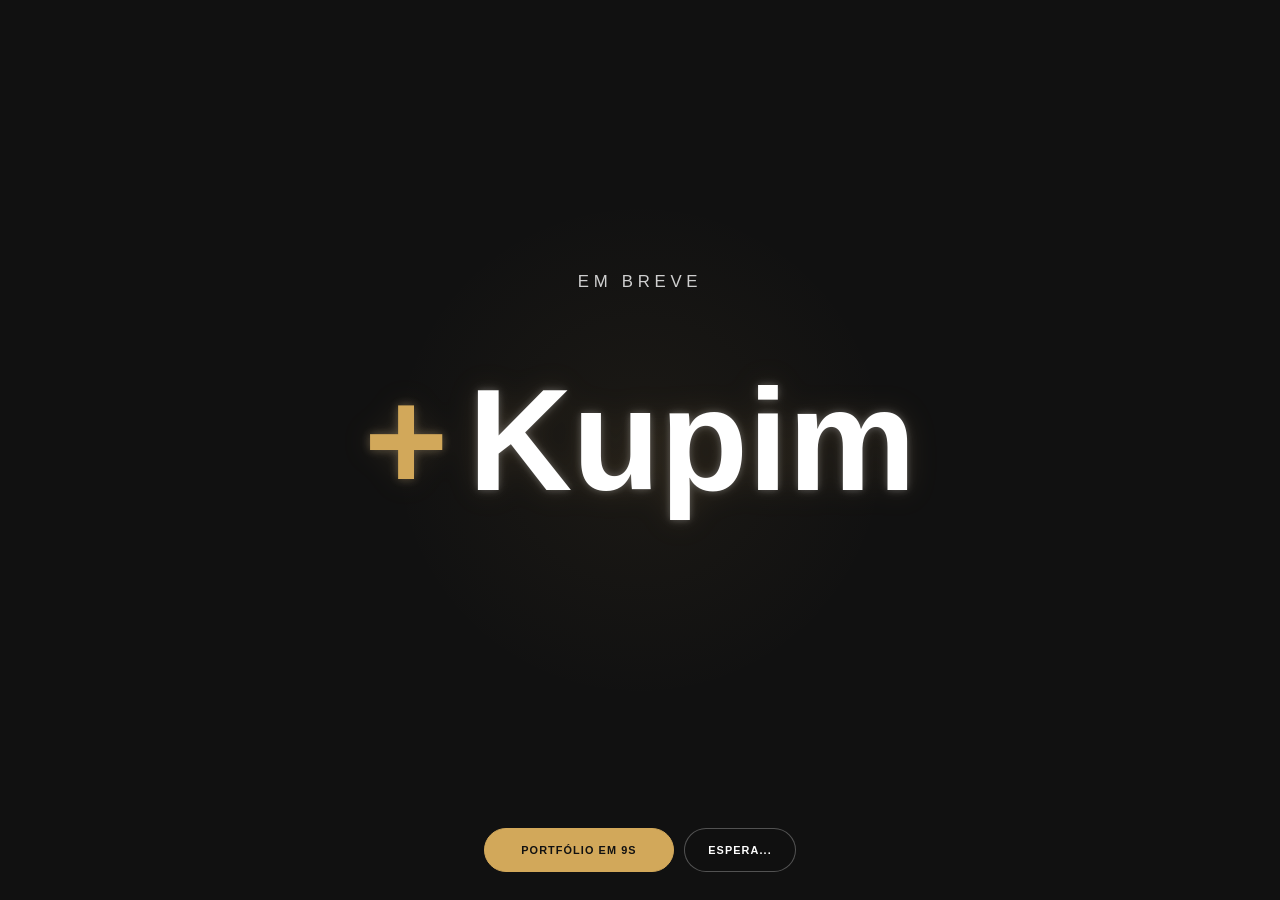
<file: index.html>
<!DOCTYPE html>
<html lang="pt-BR">
<head>
  <meta charset="UTF-8" />
  <meta name="viewport" content="width=device-width, initial-scale=1.0" />
  <meta name="theme-color" content="#111111" />
  <title>Kupim — Em breve</title>

  <style>
    :root {
      --background: #111111;
      --text: #ffffff;
      --muted: #cfcfcf;
      --gold: #d2a85a;
    }

    * {
      box-sizing: border-box;
      margin: 0;
      padding: 0;
    }

    html,
    body {
      width: 100%;
      min-height: 100%;
      overflow: hidden;
      background: var(--background);
    }

    body {
      min-height: 100vh;
      color: var(--text);
      font-family: Arial, Helvetica, sans-serif;
      background:
        radial-gradient(
          circle at 50% 50%,
          rgba(210, 168, 90, 0.055),
          transparent 32%
        ),
        var(--background);
    }

    .intro-ui {
      position: fixed;
      z-index: 3;
      top: calc(50% - clamp(118px, 14vw, 178px));
      left: 50%;
      transform: translateX(-50%);
      width: min(92vw, 560px);
      display: flex;
      justify-content: center;
    }

    .status {
      color: var(--muted);
      font-size: clamp(0.78rem, 1.4vw, 1.05rem);
      font-weight: 500;
      letter-spacing: 0.28em;
      text-transform: uppercase;
      white-space: nowrap;
      -webkit-user-select: none;
      user-select: none;
    }

    .intro-actions {
      position: fixed;
      z-index: 3;
      left: 50%;
      bottom: max(28px, env(safe-area-inset-bottom));
      transform: translateX(-50%);
      display: flex;
      align-items: center;
      justify-content: center;
      gap: 10px;
    }

    .intro-action {
      min-height: 44px;
      display: inline-flex;
      align-items: center;
      justify-content: center;
      padding: 0 18px;
      border: 1px solid rgba(255, 255, 255, 0.28);
      border-radius: 999px;
      color: var(--text);
      font: 700 0.68rem/1 Arial, Helvetica, sans-serif;
      letter-spacing: 0.10em;
      text-align: center;
      text-decoration: none;
      text-transform: uppercase;
      cursor: pointer;
      -webkit-user-select: none;
      user-select: none;
      transition: background-color 180ms ease, border-color 180ms ease, color 180ms ease, opacity 180ms ease, transform 180ms ease;
    }

    .intro-action:hover {
      border-color: var(--gold);
    }

    .intro-action:active {
      transform: scale(0.96);
    }

    .countdown-action {
      min-width: 190px;
      border-color: var(--gold);
      background: var(--gold);
      color: var(--background);
    }

    .countdown-action:hover {
      background: #e1bd78;
    }

    .wait-action {
      min-width: 112px;
      background: rgba(17, 17, 17, 0.52);
    }

    .intro-actions.is-waiting .wait-action {
      border-color: rgba(255, 255, 255, 0.18);
      color: var(--muted);
      cursor: default;
      opacity: 0.72;
    }

    @media (max-width: 520px) {
      .intro-ui {
        top: calc(50% - 118px);
      }

      .intro-actions {
        width: calc(100% - 32px);
        bottom: max(20px, env(safe-area-inset-bottom));
        gap: 8px;
      }

      .intro-action {
        padding-inline: 12px;
        font-size: 0.62rem;
      }

      .countdown-action {
        min-width: 174px;
      }

    }

    #logoCanvas {
      position: fixed;
      z-index: 2;
      inset: 0;
      width: 100vw;
      height: 100vh;
      display: block;
      pointer-events: none;
      filter:
        drop-shadow(0 0 6px rgba(255, 255, 255, 0.14))
        drop-shadow(0 0 15px rgba(210, 168, 90, 0.12));
      transition: filter 900ms cubic-bezier(0.4, 0, 0.2, 1), opacity 180ms ease-out;
    }

    body.logo-is-hovered #logoCanvas {
      filter:
        brightness(1.18)
        drop-shadow(0 0 10px rgba(255, 255, 255, 0.28))
        drop-shadow(0 0 28px rgba(210, 168, 90, 0.3));
    }

    .logo-hover-target {
      position: fixed;
      z-index: 5;
      display: block;
      pointer-events: auto;
      cursor: none;
      touch-action: none;
      overscroll-behavior: contain;
    }

    body.logo-cube-active #logoCanvas {
      opacity: 0;
    }

    .logo-cube-scene {
      --cube-size: clamp(230px, 31vw, 360px);
      position: fixed;
      z-index: 4;
      inset: 0;
      display: grid;
      place-items: center;
      perspective: 980px;
      perspective-origin: 50% 50%;
      opacity: 0;
      visibility: hidden;
      pointer-events: none;
      transition: opacity 180ms ease-out, visibility 180ms linear;
    }

    body.logo-cube-active .logo-cube-scene {
      opacity: 1;
      visibility: visible;
    }

    .logo-cube {
      position: relative;
      width: var(--cube-size);
      height: var(--cube-size);
      transform-style: preserve-3d;
      transform: translateZ(-180px) rotateX(0deg) rotateY(0deg) scale(1);
      transition: transform 480ms cubic-bezier(0.2, 0.8, 0.2, 1);
      will-change: transform;
    }

    .logo-cube-scene.is-interacting .logo-cube {
      transition: none;
    }

    .logo-cube-face {
      position: absolute;
      inset: 0;
      display: grid;
      place-items: center;
      overflow: visible;
      color: var(--face-color);
      background: transparent;
      border: 0;
      box-shadow: none;
      backface-visibility: hidden;
      transform-style: preserve-3d;
    }

    .logo-cube-face.front { transform: translateZ(calc(var(--cube-size) / 2)); }
    .logo-cube-face.back { transform: rotateY(180deg) translateZ(calc(var(--cube-size) / 2)); }
    .logo-cube-face.right { transform: rotateY(90deg) translateZ(calc(var(--cube-size) / 2)); }
    .logo-cube-face.left { transform: rotateY(-90deg) translateZ(calc(var(--cube-size) / 2)); }
    .logo-cube-face.top { transform: rotateX(90deg) translateZ(calc(var(--cube-size) / 2)); }
    .logo-cube-face.bottom { transform: rotateX(-90deg) translateZ(calc(var(--cube-size) / 2)); }

    .cube-logo-stack {
      position: relative;
      display: grid;
      place-items: center;
      width: 100%;
      transform-style: preserve-3d;
    }

    .cube-logo {
      grid-area: 1 / 1;
      color: currentColor;
      font: 700 var(--logo-3d-font-size, 72px)/1 Arial, Helvetica, sans-serif;
      letter-spacing: 0;
      word-spacing: -0.14em;
      white-space: nowrap;
      text-shadow: 0 0 22px currentColor;
      -webkit-user-select: none;
      user-select: none;
    }

    .cube-logo::first-letter {
      color: var(--plus-color);
    }

    .logo-cube-face.front .cube-logo {
      color: #ffffff;
      text-shadow: 0 0 9px rgba(255, 255, 255, 0.2);
    }

    .cube-logo.depth {
      opacity: 0;
      filter: blur(1px);
      transition: opacity 260ms ease-out, transform 360ms cubic-bezier(0.2, 0.8, 0.2, 1);
    }

    .logo-cube-scene.is-deep .cube-logo.depth-one {
      opacity: 0.48;
      transform: translate3d(-7px, 3px, 22px);
    }

    .logo-cube-scene.is-deep .cube-logo.depth-two {
      opacity: 0.3;
      transform: translate3d(8px, -4px, 42px);
    }

    .logo-cube-scene.is-deep .cube-logo.depth-three {
      opacity: 0.18;
      transform: translate3d(-13px, 6px, 64px);
    }

    .logo-cube-particles {
      position: absolute;
      z-index: 2;
      left: 50%;
      top: 50%;
      width: min(82vw, 720px);
      height: min(54vh, 420px);
      transform: translate(-50%, -50%);
      transform-style: preserve-3d;
      opacity: 0;
      filter: drop-shadow(0 0 10px rgba(210, 168, 90, 0.7));
      transition: opacity 220ms ease-out;
      will-change: opacity;
    }

    .logo-cube-particle {
      position: absolute;
      left: var(--particle-x);
      top: var(--particle-y);
      color: var(--particle-color);
      font: 700 var(--particle-size)/1 Consolas, "Courier New", monospace;
      opacity: var(--particle-opacity);
      transform: translate3d(0, 0, var(--particle-depth));
      animation: cubeParticleDrift var(--particle-duration) ease-in-out var(--particle-delay) infinite alternate;
    }

    @keyframes cubeParticleDrift {
      from { translate: -4px 5px; }
      to { translate: 7px -9px; }
    }

    @media (prefers-reduced-motion: reduce) {
      .logo-cube-scene,
      .logo-cube,
      .cube-logo.depth,
      .logo-cube-particles {
        transition-duration: 1ms;
      }

      .logo-cube-particle {
        animation: none;
      }

    }

    .accessible-logo {
      position: fixed;
      width: 1px;
      height: 1px;
      overflow: hidden;
      clip: rect(0, 0, 0, 0);
      white-space: nowrap;
    }
  </style>
</head>

<body>
  <div class="intro-ui">
    <p class="status">Em breve</p>
  </div>
  <div class="intro-actions" data-intro-actions>
    <a class="intro-action countdown-action" href="portfolio.html" data-countdown-link aria-label="Abrir o portfólio agora; redirecionamento automático em 10 segundos">
      <span data-countdown-label aria-live="polite">Portfólio em 10s</span>
    </a>
    <button class="intro-action wait-action" type="button" data-wait-button aria-pressed="false">Espera...</button>
  </div>
  <span class="accessible-logo">+ Kupim</span>
  <canvas id="logoCanvas" aria-hidden="true"></canvas>
  <span class="logo-hover-target" data-logo-hover-target aria-hidden="true"></span>
  <div class="logo-cube-scene" data-logo-cube-scene aria-hidden="true">
    <div class="logo-cube-particles" data-logo-cube-particles></div>
    <div class="logo-cube" data-logo-cube>
      <div class="logo-cube-face front" style="--face-color: #ffffff; --plus-color: #d2a85a">
        <div class="cube-logo-stack"><span class="cube-logo">+ Kupim</span><span class="cube-logo depth depth-one">+ Kupim</span><span class="cube-logo depth depth-two">+ Kupim</span><span class="cube-logo depth depth-three">+ Kupim</span></div>
      </div>
      <div class="logo-cube-face back" style="--face-color: #d97861; --plus-color: #58c7d4">
        <div class="cube-logo-stack"><span class="cube-logo">+ Kupim</span><span class="cube-logo depth depth-one">+ Kupim</span><span class="cube-logo depth depth-two">+ Kupim</span><span class="cube-logo depth depth-three">+ Kupim</span></div>
      </div>
      <div class="logo-cube-face right" style="--face-color: #58c7d4; --plus-color: #d97861">
        <div class="cube-logo-stack"><span class="cube-logo">+ Kupim</span><span class="cube-logo depth depth-one">+ Kupim</span><span class="cube-logo depth depth-two">+ Kupim</span><span class="cube-logo depth depth-three">+ Kupim</span></div>
      </div>
      <div class="logo-cube-face left" style="--face-color: #9a78d2; --plus-color: #91c66e">
        <div class="cube-logo-stack"><span class="cube-logo">+ Kupim</span><span class="cube-logo depth depth-one">+ Kupim</span><span class="cube-logo depth depth-two">+ Kupim</span><span class="cube-logo depth depth-three">+ Kupim</span></div>
      </div>
      <div class="logo-cube-face top" style="--face-color: #f3eee3; --plus-color: #9a78d2">
        <div class="cube-logo-stack"><span class="cube-logo">+ Kupim</span><span class="cube-logo depth depth-one">+ Kupim</span><span class="cube-logo depth depth-two">+ Kupim</span><span class="cube-logo depth depth-three">+ Kupim</span></div>
      </div>
      <div class="logo-cube-face bottom" style="--face-color: #91c66e; --plus-color: #f3eee3">
        <div class="cube-logo-stack"><span class="cube-logo">+ Kupim</span><span class="cube-logo depth depth-one">+ Kupim</span><span class="cube-logo depth depth-two">+ Kupim</span><span class="cube-logo depth depth-three">+ Kupim</span></div>
      </div>
    </div>
  </div>
  <script>
    (() => {
      "use strict";

      const canvas = document.getElementById("logoCanvas");
      const ctx = canvas.getContext("2d", { alpha: true });
      const logoHoverTarget = document.querySelector("[data-logo-hover-target]");
      const logoCubeScene = document.querySelector("[data-logo-cube-scene]");
      const logoCube = document.querySelector("[data-logo-cube]");
      const logoCubeParticles = document.querySelector("[data-logo-cube-particles]");
      const preciseHover = window.matchMedia("(hover: hover) and (pointer: fine)");
      const reducedMotion = window.matchMedia("(prefers-reduced-motion: reduce)");

      const maskCanvas = document.createElement("canvas");
      const maskCtx = maskCanvas.getContext("2d", { alpha: true });

      const COLORS = {
        white: "#ffffff",
        gold: "#d2a85a"
      };

      const FACE_LOGO_COLORS = {
        front: {
          plus: COLORS.gold,
          name: COLORS.white,
          plusShadow: "rgba(210, 168, 90, 0.24)",
          nameShadow: "rgba(255, 255, 255, 0.18)"
        },
        back: {
          plus: "#58c7d4",
          name: "#d97861",
          plusShadow: "rgba(88, 199, 212, 0.34)",
          nameShadow: "rgba(217, 120, 97, 0.34)"
        },
        right: {
          plus: "#d97861",
          name: "#58c7d4",
          plusShadow: "rgba(217, 120, 97, 0.34)",
          nameShadow: "rgba(88, 199, 212, 0.34)"
        },
        left: {
          plus: "#91c66e",
          name: "#9a78d2",
          plusShadow: "rgba(145, 198, 110, 0.34)",
          nameShadow: "rgba(154, 120, 210, 0.34)"
        },
        top: {
          plus: "#9a78d2",
          name: "#f3eee3",
          plusShadow: "rgba(154, 120, 210, 0.34)",
          nameShadow: "rgba(243, 238, 227, 0.3)"
        },
        bottom: {
          plus: "#f3eee3",
          name: "#91c66e",
          plusShadow: "rgba(243, 238, 227, 0.3)",
          nameShadow: "rgba(145, 198, 110, 0.34)"
        }
      };

      /*
        CICLO:
        1. 20s — + Kupim parado, normal.
        2. 10s — glitch pequeno e sutil.
        3. 10s — glitch maior e mais perceptível.
        4. 10s — transição para binário:
                  o texto desaparece durante 10s;
                  os números ganham opacidade durante 9s.
        5. 5s  — os números caem e ultrapassam a tela.
        6. 10s — tela vazia.
        7. 20s — números entram pela direita e ocupam
                  posições aleatórias da palavra.
        8. 1s  — consolidação final e reinício.
      */
      const TIMING = {
        idle: 20000,
        glitchSmall: 10000,
        glitchLarge: 10000,
        transform: 10000,
        fall: 5000,
        blank: 10000,
        rebuild: 20000,
        settle: 1000
      };

      let width = 0;
      let height = 0;
      let dpr = 1;
      let fontSize = 120;
      let particles = [];
      let cycleStart = performance.now();
      let hoverPulseStart = Number.NEGATIVE_INFINITY;
      let logoIsHovered = false;
      let hoverStains = [];
      let lastHoverStainAt = Number.NEGATIVE_INFINITY;
      const cubePointers = new Map();
      let cubeRotationX = 0;
      let cubeRotationY = 0;
      let cubeZoom = 0;
      let cubeSize = 360;
      let activeLogoFace = "front";
      let cubeGestureStart = null;
      let cubeGestureActive = false;
      let cubeGestureMoved = false;
      let cubeSettleTimer = 0;
      let cubeResetTimer = 0;
      let cubeWheelTimer = 0;
      let suppressLogoClickUntil = Number.NEGATIVE_INFINITY;
      const HOVER_PULSE_DURATION = 460;
      const HOVER_PULSE_INTERVAL = 1500;
      const HOVER_STAIN_LIFETIME = 1500;
      const HOVER_STAIN_INTERVAL = 24;
      const CLICK_ADVANCE_MS = 500;

      function clamp(value, min = 0, max = 1) {
        return Math.min(max, Math.max(min, value));
      }

      function lerp(a, b, amount) {
        return a + (b - a) * amount;
      }

      function easeInCubic(value) {
        return value * value * value;
      }

      function easeOutCubic(value) {
        return 1 - Math.pow(1 - value, 3);
      }

      function easeInOutCubic(value) {
        return value < 0.5
          ? 4 * value * value * value
          : 1 - Math.pow(-2 * value + 2, 3) / 2;
      }

      function buildCubeParticles() {
        const fragment = document.createDocumentFragment();
        const colors = [
          "#d2a85a",
          "#58c7d4",
          "#d97861",
          "#9a78d2",
          "#f3eee3",
          "#91c66e"
        ];

        for (let index = 0; index < 52; index += 1) {
          const particle = document.createElement("span");
          particle.className = "logo-cube-particle";
          particle.textContent = Math.random() > 0.5 ? "1" : "0";
          particle.style.setProperty("--particle-x", `${5 + Math.random() * 90}%`);
          particle.style.setProperty("--particle-y", `${8 + Math.random() * 84}%`);
          particle.style.setProperty(
            "--particle-color",
            colors[index % colors.length]
          );
          particle.style.setProperty(
            "--particle-size",
            `${10 + Math.random() * 13}px`
          );
          particle.style.setProperty(
            "--particle-opacity",
            `${0.34 + Math.random() * 0.6}`
          );
          particle.style.setProperty(
            "--particle-depth",
            `${30 + Math.random() * 150}px`
          );
          particle.style.setProperty(
            "--particle-duration",
            `${1.4 + Math.random() * 1.9}s`
          );
          particle.style.setProperty(
            "--particle-delay",
            `${Math.random() * -2.4}s`
          );
          fragment.appendChild(particle);
        }

        logoCubeParticles.replaceChildren(fragment);
      }

      function updateCubeTransform() {
        const scale = 1 + cubeZoom * 0.9;
        const translateZ = -cubeSize / 2 + cubeZoom * 190;
        const binaryOpacity = clamp((cubeZoom - 0.34) / 0.66);

        logoCube.style.transform =
          `translateZ(${translateZ}px) ` +
          `rotateX(${cubeRotationX}deg) ` +
          `rotateY(${cubeRotationY}deg) ` +
          `scale(${scale})`;
        logoCubeParticles.style.opacity = `${binaryOpacity * 0.92}`;
        logoCubeScene.classList.toggle("is-deep", cubeZoom > 0.38);
      }

      function getVisibleCubeFace() {
        const rotationX = cubeRotationX * Math.PI / 180;
        const rotationY = cubeRotationY * Math.PI / 180;
        const cosX = Math.cos(rotationX);
        const sinX = Math.sin(rotationX);
        const cosY = Math.cos(rotationY);
        const sinY = Math.sin(rotationY);
        const faces = [
          { name: "front", normal: [0, 0, 1] },
          { name: "back", normal: [0, 0, -1] },
          { name: "right", normal: [1, 0, 0] },
          { name: "left", normal: [-1, 0, 0] },
          { name: "top", normal: [0, -1, 0] },
          { name: "bottom", normal: [0, 1, 0] }
        ];

        return faces.reduce((visible, face) => {
          const [normalX, normalY, normalZ] = face.normal;
          const rotatedY = normalY;
          const rotatedZ = -normalX * sinY + normalZ * cosY;
          const finalZ = rotatedY * sinX + rotatedZ * cosX;

          return finalZ > visible.z
            ? { name: face.name, z: finalZ }
            : visible;
        }, { name: "front", z: Number.NEGATIVE_INFINITY }).name;
      }

      function selectVisibleLogoFace() {
        const nextFace = getVisibleCubeFace();

        if (nextFace === activeLogoFace) {
          return;
        }

        activeLogoFace = nextFace;
        buildParticles();
      }

      function activateCubeInteraction() {
        window.clearTimeout(cubeSettleTimer);
        window.clearTimeout(cubeResetTimer);
        document.body.classList.add("logo-cube-active");
        logoCubeScene.classList.add("is-interacting");
      }

      function finishCubeInteraction() {
        cubeGestureActive = false;
        cubeGestureStart = null;

        if (!document.body.classList.contains("logo-cube-active")) {
          return;
        }

        cubeRotationX = Math.round(cubeRotationX / 90) * 90;
        cubeRotationY = Math.round(cubeRotationY / 90) * 90;
        cubeZoom = cubeZoom > 0.58 ? 0.82 : 0;
        selectVisibleLogoFace();
        if (cubeGestureMoved) {
          suppressLogoClickUntil = performance.now() + 600;
        }
        logoCubeScene.classList.remove("is-interacting");
        updateCubeTransform();

        cubeSettleTimer = window.setTimeout(() => {
          document.body.classList.remove("logo-cube-active");
          logoCubeParticles.style.opacity = "0";
          logoCubeScene.classList.remove("is-deep");

          cubeResetTimer = window.setTimeout(() => {
            cubeZoom = 0;
            updateCubeTransform();
          }, 220);
        }, cubeZoom > 0 ? 1150 : 760);
      }

      function beginCubeGesture(pointerType) {
        const points = Array.from(cubePointers.values());

        if (pointerType === "touch" && points.length < 2) {
          return;
        }

        const first = points[0];
        const second = pointerType === "touch" ? points[1] : null;
        const centerX = second ? (first.x + second.x) / 2 : first.x;
        const centerY = second ? (first.y + second.y) / 2 : first.y;
        const distance = second
          ? Math.hypot(second.x - first.x, second.y - first.y)
          : 0;

        cubeGestureActive = true;
        cubeGestureMoved = pointerType === "touch";
        cubeGestureStart = {
          pointerType,
          centerX,
          centerY,
          distance: Math.max(1, distance),
          rotationX: cubeRotationX,
          rotationY: cubeRotationY,
          zoom: cubeZoom
        };
        if (pointerType === "touch") {
          activateCubeInteraction();
          updateCubeTransform();
        }
      }

      function updateCubeGesture() {
        if (!cubeGestureActive || !cubeGestureStart) {
          return;
        }

        const points = Array.from(cubePointers.values());

        if (cubeGestureStart.pointerType === "touch") {
          if (points.length < 2) {
            return;
          }

          const first = points[0];
          const second = points[1];
          const centerX = (first.x + second.x) / 2;
          const centerY = (first.y + second.y) / 2;
          const distance = Math.hypot(
            second.x - first.x,
            second.y - first.y
          );
          const deltaX = centerX - cubeGestureStart.centerX;
          const deltaY = centerY - cubeGestureStart.centerY;
          const pinchRatio = distance / cubeGestureStart.distance;

          cubeRotationY = cubeGestureStart.rotationY + deltaX * 0.46;
          cubeRotationX = cubeGestureStart.rotationX - deltaY * 0.46;
          cubeZoom = clamp(
            cubeGestureStart.zoom + Math.log(Math.max(0.2, pinchRatio)) * 1.32
          );

          if (
            Math.abs(deltaX) > 3 ||
            Math.abs(deltaY) > 3 ||
            Math.abs(distance - cubeGestureStart.distance) > 3
          ) {
            cubeGestureMoved = true;
            suppressLogoClickUntil = performance.now() + 600;
          }
        } else {
          const point = points[0];

          if (!point) {
            return;
          }

          const deltaX = point.x - cubeGestureStart.centerX;
          const deltaY = point.y - cubeGestureStart.centerY;
          cubeRotationY = cubeGestureStart.rotationY + deltaX * 0.46;
          cubeRotationX = cubeGestureStart.rotationX - deltaY * 0.46;

          if (Math.abs(deltaX) > 3 || Math.abs(deltaY) > 3) {
            if (!cubeGestureMoved) {
              activateCubeInteraction();
            }
            cubeGestureMoved = true;
            suppressLogoClickUntil = performance.now() + 600;
          }
        }

        updateCubeTransform();
      }

      function configureCanvas() {
        width = Math.max(1, window.innerWidth);
        height = Math.max(1, window.innerHeight);
        dpr = Math.min(window.devicePixelRatio || 1, 2);

        canvas.width = Math.round(width * dpr);
        canvas.height = Math.round(height * dpr);
        canvas.style.width = `${width}px`;
        canvas.style.height = `${height}px`;
        ctx.setTransform(dpr, 0, 0, dpr, 0, 0);

        maskCanvas.width = canvas.width;
        maskCanvas.height = canvas.height;
        maskCtx.setTransform(dpr, 0, 0, dpr, 0, 0);

        /*
          A palavra fica centralizada horizontalmente,
          mas com o centro vertical em 25% da altura:
          metade da região entre o topo e o centro da tela.
        */
        fontSize = Math.min(width * 0.15, height * 0.16, 150);
        hoverStains = [];

        buildParticles();
        positionLogoHoverTarget();
        updateCubeTransform();
      }

      function fontDeclaration() {
        return `700 ${fontSize}px Arial, Helvetica, sans-serif`;
      }

      function getTextLayout(context) {
        context.font = fontDeclaration();
        context.textBaseline = "middle";

        const plusText = "+";
        const nameText = "Kupim";
        const gap = fontSize * 0.14;
        const plusWidth = context.measureText(plusText).width;
        const nameWidth = context.measureText(nameText).width;
        const totalWidth = plusWidth + gap + nameWidth;

        return {
          plusText,
          nameText,
          gap,
          plusWidth,
          totalWidth,
          startX: width / 2 - totalWidth / 2,
          centerY: height * 0.5
        };
      }

      function positionLogoHoverTarget() {
        const layout = getTextLayout(ctx);
        const horizontalPadding = preciseHover.matches
          ? fontSize * 0.16
          : Math.max(64, fontSize * 0.75);
        const verticalPadding = preciseHover.matches
          ? fontSize * 0.18
          : Math.max(70, fontSize * 0.78);

        cubeSize = Math.max(
          layout.totalWidth + fontSize * 0.48,
          fontSize * 2.65
        );
        logoCubeScene.style.setProperty("--cube-size", `${cubeSize}px`);
        logoCubeScene.style.setProperty(
          "--logo-3d-font-size",
          `${fontSize}px`
        );

        logoHoverTarget.style.left = `${layout.startX - horizontalPadding}px`;
        logoHoverTarget.style.top = `${layout.centerY - fontSize * 0.5 - verticalPadding}px`;
        logoHoverTarget.style.width = `${layout.totalWidth + horizontalPadding * 2}px`;
        logoHoverTarget.style.height = `${fontSize + verticalPadding * 2}px`;
        logoHoverTarget.style.display = "block";
      }

      function renderLogoTo(
        context,
        xOffset = 0,
        yOffset = 0,
        alpha = 1
      ) {
        const layout = getTextLayout(context);
        const palette = FACE_LOGO_COLORS[activeLogoFace];

        context.save();
        context.globalAlpha = alpha;
        context.font = fontDeclaration();
        context.textBaseline = "middle";

        context.fillStyle = palette.plus;
        context.shadowBlur = 10;
        context.shadowColor = palette.plusShadow;
        context.fillText(
          layout.plusText,
          layout.startX + xOffset,
          layout.centerY + yOffset
        );

        context.fillStyle = palette.name;
        context.shadowBlur = 7;
        context.shadowColor = palette.nameShadow;
        context.fillText(
          layout.nameText,
          layout.startX + layout.plusWidth + layout.gap + xOffset,
          layout.centerY + yOffset
        );

        context.restore();
      }

      function drawMask() {
        maskCtx.clearRect(0, 0, width, height);
        renderLogoTo(maskCtx, 0, 0, 1);
      }

      function addHoverStain(event, force = false) {
        const now = performance.now();

        if (!force && now - lastHoverStainAt < HOVER_STAIN_INTERVAL) {
          return;
        }

        const stain = {
          x: event.clientX,
          y: event.clientY,
          born: now
        };

        if (reducedMotion.matches) {
          hoverStains = [stain];
        } else {
          hoverStains.push(stain);
          hoverStains = hoverStains.slice(-36);
        }

        lastHoverStainAt = now;
      }

      function renderHoverStains(time) {
        hoverStains = hoverStains.filter(
          stain => time - stain.born < HOVER_STAIN_LIFETIME
        );

        if (hoverStains.length === 0) {
          return;
        }

        const layout = getTextLayout(ctx);

        hoverStains.forEach(stain => {
          const progress = clamp(
            (time - stain.born) / HOVER_STAIN_LIFETIME
          );
          const opacity = Math.pow(1 - progress, 1.35);
          const radius = fontSize * (0.5 + progress * 0.32);
          const gradient = ctx.createRadialGradient(
            stain.x,
            stain.y,
            0,
            stain.x,
            stain.y,
            radius
          );

          gradient.addColorStop(0, COLORS.gold);
          gradient.addColorStop(0.38, "rgba(210, 168, 90, 0.98)");
          gradient.addColorStop(0.72, "rgba(210, 168, 90, 0.62)");
          gradient.addColorStop(1, "rgba(210, 168, 90, 0)");

          ctx.save();
          ctx.globalAlpha = opacity;
          ctx.font = fontDeclaration();
          ctx.textBaseline = "middle";
          ctx.fillStyle = gradient;
          ctx.shadowBlur = 30 * opacity;
          ctx.shadowColor = "rgba(210, 168, 90, 0.82)";
          ctx.fillText(
            layout.plusText,
            layout.startX,
            layout.centerY
          );
          ctx.fillText(
            layout.nameText,
            layout.startX + layout.plusWidth + layout.gap,
            layout.centerY
          );
          ctx.restore();
        });
      }

      function shuffle(array) {
        for (let i = array.length - 1; i > 0; i -= 1) {
          const j = Math.floor(Math.random() * (i + 1));
          [array[i], array[j]] = [array[j], array[i]];
        }
        return array;
      }

      function buildParticles() {
        drawMask();

        const layout = getTextLayout(maskCtx);
        const palette = FACE_LOGO_COLORS[activeLogoFace];

        const image = maskCtx.getImageData(
          0,
          0,
          maskCanvas.width,
          maskCanvas.height
        );

        const step = Math.max(5, Math.round(fontSize / 16));
        const generated = [];

        for (let y = 0; y < height; y += step) {
          for (let x = 0; x < width; x += step) {
            const px = Math.min(
              maskCanvas.width - 1,
              Math.floor(x * dpr)
            );
            const py = Math.min(
              maskCanvas.height - 1,
              Math.floor(y * dpr)
            );
            const index = (py * maskCanvas.width + px) * 4;

            const alpha = image.data[index + 3];

            if (alpha <= 70) {
              continue;
            }

            const isPlusRegion =
              x < layout.startX + layout.plusWidth + layout.gap * 0.5;

            generated.push({
              targetX: x,
              targetY: y,

              fallX:
                x +
                (Math.random() - 0.5) *
                  Math.max(90, width * 0.12),

              /*
                Todos ultrapassam a borda inferior da janela.
              */
              fallY:
                height +
                120 +
                Math.random() *
                  Math.max(220, height * 0.45),

              /*
                Na reconstrução, os números só entram
                pelo lado direito.
              */
              enterX:
                width +
                40 +
                Math.random() * 180,

              enterY:
                Math.random() * height,

              glyph:
                Math.random() > 0.5 ? "1" : "0",

              color: isPlusRegion ? palette.plus : palette.name,

              size:
                Math.max(
                  8,
                  step * (0.9 + Math.random() * 0.36)
                ),

              rotation:
                (Math.random() - 0.5) * 0.9,

              spin:
                (Math.random() - 0.5) * 0.035,

              appearDelay:
                Math.random() * 0.72,

              fallDelay:
                Math.random() * 0.24,

              travelDuration:
                1100 + Math.random() * 1500
            });
          }
        }

        /*
          A ordem da reconstrução é totalmente aleatória.
          Assim, os números se encaixam em pontos diferentes,
          sem formar a palavra da esquerda para a direita.
        */
        const randomOrder = shuffle(
          generated.map((_, index) => index)
        );

        let accumulatedRhythm = 0;
        const rhythm = randomOrder.map(() => {
          accumulatedRhythm +=
            0.65 + Math.random() * 0.8;
          return accumulatedRhythm;
        });

        randomOrder.forEach((particleIndex, orderIndex) => {
          generated[particleIndex].spawnRatio =
            rhythm[orderIndex] /
            Math.max(accumulatedRhythm, 1);
        });

        particles = generated;
      }

      function drawBinaryParticle(
        particle,
        x,
        y,
        alpha,
        rotation = 0
      ) {
        if (alpha <= 0) {
          return;
        }

        ctx.save();
        ctx.globalAlpha = alpha;
        ctx.translate(x, y);
        ctx.rotate(rotation);
        ctx.font =
          `700 ${particle.size}px "Courier New", monospace`;
        ctx.textAlign = "center";
        ctx.textBaseline = "middle";
        ctx.fillStyle = particle.color;
        ctx.shadowBlur = 5;
        ctx.shadowColor = particle.color;
        ctx.fillText(particle.glyph, 0, 0);
        ctx.restore();
      }

      function getStaticOffset(time, strength = 1) {
        return {
          x:
            Math.sin(time * 0.021) *
              0.38 *
              strength +
            (Math.random() - 0.5) *
              0.72 *
              strength,

          y:
            Math.cos(time * 0.017) *
              0.22 *
              strength +
            (Math.random() - 0.5) *
              0.52 *
              strength
        };
      }

      /*
        FASE 1:
        + Kupim parado, normal e sem qualquer efeito.
      */
      function renderIdle() {
        ctx.clearRect(0, 0, width, height);
        renderLogoTo(ctx, 0, 0, 1);
      }

      /*
        FASE 2:
        Glitch pequeno durante 10 segundos.
      */
      function renderGlitchSmall(time) {
        ctx.clearRect(0, 0, width, height);

        const offset = getStaticOffset(time, 0.8);

        // Ghosting sutil: duas cópias translúcidas se afastam e retornam.
        const ghostPhase = time * 0.0045;
        const ghostX = Math.sin(ghostPhase) * 2.4;
        const ghostY = Math.cos(ghostPhase * 0.7) * 0.8;

        ctx.save();
        ctx.globalAlpha = 0.12;
        renderLogoTo(ctx, ghostX, ghostY, 1);
        renderLogoTo(ctx, -ghostX * 0.7, -ghostY, 1);
        ctx.restore();

        renderLogoTo(ctx, offset.x, offset.y, 1);

        if (Math.random() < 0.16) {
          const sliceCount = Math.random() < 0.75 ? 1 : 2;

          maskCtx.clearRect(0, 0, width, height);
          renderLogoTo(maskCtx, 0, 0, 1);

          for (let i = 0; i < sliceCount; i += 1) {
            const sliceY =
              height * 0.5 +
              (Math.random() - 0.5) *
                fontSize * 0.9;

            const sliceHeight =
              1 + Math.random() * 2.2;

            const shift =
              (Math.random() - 0.5) * 3.5;

            ctx.drawImage(
              maskCanvas,
              0,
              sliceY * dpr,
              maskCanvas.width,
              sliceHeight * dpr,
              shift,
              sliceY,
              width,
              sliceHeight
            );
          }
        }
      }

      function renderHoverPulse(time) {
        if (!logoIsHovered) {
          return;
        }

        const pulseElapsed = (time - hoverPulseStart) % HOVER_PULSE_INTERVAL;

        if (pulseElapsed >= HOVER_PULSE_DURATION) {
          renderLogoTo(ctx, 0, 0, 0.055);
          return;
        }

        const progress = clamp(pulseElapsed / HOVER_PULSE_DURATION);
        const envelope = Math.sin(easeInOutCubic(progress) * Math.PI);

        if (reducedMotion.matches) {
          renderLogoTo(ctx, 0, 0, 0.055 + 0.08 * envelope);
          return;
        }

        const displacement = 9 * envelope;

        ctx.save();
        ctx.globalAlpha = 0.24 * envelope;
        renderLogoTo(ctx, displacement, 0, 1);
        renderLogoTo(ctx, -displacement, 0, 1);
        ctx.restore();

        renderLogoTo(ctx, 0, 0, 0.055 + 0.14 * envelope);
        drawMask();

        const layout = getTextLayout(ctx);
        const slices = [
          { y: layout.centerY - fontSize * 0.2, height: 4, direction: 1 },
          { y: layout.centerY + fontSize * 0.18, height: 6, direction: -1 }
        ];

        slices.forEach(slice => {
          ctx.save();
          ctx.globalAlpha = 0.72 * envelope;
          ctx.drawImage(
            maskCanvas,
            0,
            slice.y * dpr,
            maskCanvas.width,
            slice.height * dpr,
            slice.direction * 10 * envelope,
            slice.y,
            width,
            slice.height
          );
          ctx.restore();
        });

      }

      /*
        FASE 3:
        Glitch maior durante 10 segundos.
      */
      function renderGlitchLarge(time, progress) {
        ctx.clearRect(0, 0, width, height);

        const intensity =
          1.7 + Math.sin(progress * Math.PI * 4) * 0.3;

        const offset = getStaticOffset(time, intensity);

        // Ghosting mais forte, com múltiplas cópias desalinhadas.
        const ghostPhase = time * 0.006;
        const ghostX = Math.sin(ghostPhase) * (5 + progress * 5);
        const ghostY = Math.cos(ghostPhase * 0.65) * (1.5 + progress * 1.8);

        ctx.save();
        ctx.globalAlpha = 0.16;
        renderLogoTo(ctx, ghostX, ghostY, 1);
        renderLogoTo(ctx, -ghostX * 0.8, -ghostY * 0.7, 1);
        renderLogoTo(ctx, ghostX * 0.35, -ghostY * 1.2, 1);
        ctx.restore();

        renderLogoTo(ctx, offset.x, offset.y, 1);

        maskCtx.clearRect(0, 0, width, height);
        renderLogoTo(maskCtx, 0, 0, 1);

        const sliceCount =
          3 + Math.floor(Math.random() * 5);

        for (let i = 0; i < sliceCount; i += 1) {
          const sliceY =
            height * 0.5 +
            (Math.random() - 0.5) *
              fontSize * 1.05;

          const sliceHeight =
            1.5 + Math.random() * 5.5;

          const shift =
            (Math.random() - 0.5) *
            (7 + progress * 9);

          ctx.drawImage(
            maskCanvas,
            0,
            sliceY * dpr,
            maskCanvas.width,
            sliceHeight * dpr,
            shift,
            sliceY,
            width,
            sliceHeight
          );
        }

        if (Math.random() < 0.22) {
          ctx.save();
          ctx.globalAlpha = 0.12 + Math.random() * 0.12;
          renderLogoTo(
            ctx,
            (Math.random() - 0.5) * 8,
            (Math.random() - 0.5) * 2,
            1
          );
          ctx.restore();
        }
      }

      /*
        FASE 4:
        - o texto continua tremendo;
        - os números aparecem gradualmente em 9s;
        - o texto desaparece gradualmente em 10s.
      */
      function renderTransform(progress, time) {
        ctx.clearRect(0, 0, width, height);

        const elapsed = progress * TIMING.transform;
        const textAlpha = clamp(1 - elapsed / 10000);

        /*
          Durante estes 10 segundos, todos os efeitos
          diminuem gradualmente até desaparecerem.
        */
        const effectStrength = easeInOutCubic(1 - progress);
        const offset = getStaticOffset(
          time,
          1.25 * effectStrength
        );

        const ghostPhase = time * 0.0065;
        const ghostDistance = 10 * effectStrength;
        const ghostX =
          Math.sin(ghostPhase) * ghostDistance;
        const ghostY =
          Math.cos(ghostPhase * 0.72) *
          3 * effectStrength;

        if (textAlpha > 0) {
          if (effectStrength > 0.001) {
            ctx.save();
            ctx.globalAlpha =
              textAlpha * 0.22 * effectStrength;

            renderLogoTo(
              ctx,
              ghostX,
              ghostY,
              1
            );

            renderLogoTo(
              ctx,
              -ghostX * 0.75,
              -ghostY,
              1
            );

            ctx.restore();
          }

          renderLogoTo(
            ctx,
            offset.x,
            offset.y,
            textAlpha
          );
        }

        /*
          Os 0 e 1 alcançam a opacidade total em 9 segundos.
        */
        particles.forEach((particle) => {
          const appearProgress =
            clamp(elapsed / 9000);

          const local = clamp(
            (
              appearProgress -
              particle.appearDelay * 0.42
            ) / 0.58
          );

          const alpha =
            easeInOutCubic(local);

          drawBinaryParticle(
            particle,
            particle.targetX + offset.x,
            particle.targetY + offset.y,
            alpha,
            particle.rotation *
              (1 - local) *
              effectStrength
          );
        });

        /*
          Os cortes de glitch ficam progressivamente menores,
          menos numerosos e menos deslocados até zerarem.
        */
        if (
          textAlpha > 0 &&
          effectStrength > 0.015
        ) {
          maskCtx.clearRect(0, 0, width, height);
          renderLogoTo(
            maskCtx,
            0,
            0,
            textAlpha
          );

          const sliceCount =
            Math.max(
              0,
              Math.round(9 * effectStrength)
            );

          for (let i = 0; i < sliceCount; i += 1) {
            const sliceY =
              height * 0.5 +
              (Math.random() - 0.5) *
                fontSize *
                (0.75 + 0.3 * effectStrength);

            const sliceHeight =
              1 +
              Math.random() *
                (1 + 5 * effectStrength);

            const shift =
              (Math.random() - 0.5) *
              17 *
              effectStrength;

            ctx.save();
            ctx.globalAlpha =
              0.25 + 0.75 * effectStrength;

            ctx.drawImage(
              maskCanvas,
              0,
              sliceY * dpr,
              maskCanvas.width,
              sliceHeight * dpr,
              shift,
              sliceY,
              width,
              sliceHeight
            );

            ctx.restore();
          }
        }
      }

      function renderFall(progress) {
        ctx.clearRect(0, 0, width, height);

        particles.forEach((particle) => {
          const local = clamp(
            (
              progress -
              particle.fallDelay
            ) /
            (1 - particle.fallDelay)
          );

          const eased =
            easeInCubic(local);

          const x = lerp(
            particle.targetX,
            particle.fallX,
            eased
          );

          const y = lerp(
            particle.targetY,
            particle.fallY,
            eased
          );

          const alpha =
            clamp(
              1 -
              Math.max(0, local - 0.96) / 0.04
            );

          drawBinaryParticle(
            particle,
            x,
            y,
            alpha,
            particle.rotation +
              eased * particle.spin * 100
          );
        });
      }

      /*
        FASE 3:
        Tela vazia durante 10 segundos.
      */
      function renderBlank() {
        ctx.clearRect(0, 0, width, height);
      }

      /*
        FASE 4:
        - 20 segundos;
        - entrada pela direita;
        - um número de cada vez;
        - posições preenchidas em ordem aleatória.
      */
      function renderRebuild(progress) {
        ctx.clearRect(0, 0, width, height);

        const elapsed =
          progress * TIMING.rebuild;

        /*
          Os números continuam entrando até 90%
          da duração total. Os 10% finais consolidam
          a forma e restauram o texto original.
        */
        const spawnWindow =
          TIMING.rebuild * 0.9;

        particles.forEach((particle) => {
          const spawnAt =
            particle.spawnRatio * spawnWindow;

          const local = clamp(
            (
              elapsed -
              spawnAt
            ) /
            particle.travelDuration
          );

          if (local <= 0) {
            return;
          }

          const eased =
            easeOutCubic(local);

          const x = lerp(
            particle.enterX,
            particle.targetX,
            eased
          );

          const y = lerp(
            particle.enterY,
            particle.targetY,
            easeInOutCubic(eased)
          );

          /*
            Pequena curva para evitar trajetória
            perfeitamente reta e mecânica.
          */
          const arc =
            Math.sin(eased * Math.PI) *
            (particle.enterY - particle.targetY) *
            0.08;

          let alpha =
            clamp(local / 0.08);

          if (progress > 0.92) {
            alpha *= clamp(
              1 -
              (progress - 0.92) / 0.08
            );
          }

          drawBinaryParticle(
            particle,
            x,
            y - arc,
            alpha,
            particle.rotation * (1 - eased)
          );
        });

        /*
          O texto original só aparece no final,
          quando os binários já formaram a palavra.
        */
        const consolidation =
          clamp(
            (progress - 0.92) / 0.08
          );

        if (consolidation > 0) {
          renderLogoTo(
            ctx,
            0,
            0,
            easeInOutCubic(consolidation)
          );
        }
      }

      function renderSettle(progress, time) {
        ctx.clearRect(0, 0, width, height);

        const offset =
          getStaticOffset(
            time,
            1 - progress * 0.25
          );

        renderLogoTo(
          ctx,
          offset.x,
          offset.y,
          1
        );
      }

      function animate(time) {
        const total =
          TIMING.idle +
          TIMING.glitchSmall +
          TIMING.glitchLarge +
          TIMING.transform +
          TIMING.fall +
          TIMING.blank +
          TIMING.rebuild +
          TIMING.settle;

        let elapsed =
          time - cycleStart;

        if (elapsed >= total) {
          window.dispatchEvent(new CustomEvent("kupim:animation-complete"));
          cycleStart = time;
          elapsed = 0;
          buildParticles();
        }

        if (
          elapsed <
          TIMING.idle
        ) {
          renderIdle();
        } else if (
          elapsed <
          TIMING.idle +
            TIMING.glitchSmall
        ) {
          renderGlitchSmall(time);
        } else if (
          elapsed <
          TIMING.idle +
            TIMING.glitchSmall +
            TIMING.glitchLarge
        ) {
          renderGlitchLarge(
            time,
            (
              elapsed -
              TIMING.idle -
              TIMING.glitchSmall
            ) /
            TIMING.glitchLarge
          );
        } else if (
          elapsed <
          TIMING.idle +
            TIMING.glitchSmall +
            TIMING.glitchLarge +
            TIMING.transform
        ) {
          renderTransform(
            (
              elapsed -
              TIMING.idle -
              TIMING.glitchSmall -
              TIMING.glitchLarge
            ) /
            TIMING.transform,
            time
          );
        } else if (
          elapsed <
          TIMING.idle +
            TIMING.glitchSmall +
            TIMING.glitchLarge +
            TIMING.transform +
            TIMING.fall
        ) {
          renderFall(
            (
              elapsed -
              TIMING.idle -
              TIMING.glitchSmall -
              TIMING.glitchLarge -
              TIMING.transform
            ) /
            TIMING.fall
          );
        } else if (
          elapsed <
          TIMING.idle +
            TIMING.glitchSmall +
            TIMING.glitchLarge +
            TIMING.transform +
            TIMING.fall +
            TIMING.blank
        ) {
          renderBlank();
        } else if (
          elapsed <
          TIMING.idle +
            TIMING.glitchSmall +
            TIMING.glitchLarge +
            TIMING.transform +
            TIMING.fall +
            TIMING.blank +
            TIMING.rebuild
        ) {
          renderRebuild(
            (
              elapsed -
              TIMING.idle -
              TIMING.glitchSmall -
              TIMING.glitchLarge -
              TIMING.transform -
              TIMING.fall -
              TIMING.blank
            ) /
            TIMING.rebuild
          );
        } else {
          renderSettle(
            (
              elapsed -
              TIMING.idle -
              TIMING.glitchSmall -
              TIMING.glitchLarge -
              TIMING.transform -
              TIMING.fall -
              TIMING.blank -
              TIMING.rebuild
            ) /
            TIMING.settle,
            time
          );
        }

        const hoverPhaseAvailable =
          elapsed < TIMING.idle + TIMING.glitchSmall + TIMING.glitchLarge ||
          elapsed >= total - TIMING.settle;

        logoHoverTarget.style.pointerEvents = hoverPhaseAvailable ? "auto" : "none";

        if (hoverPhaseAvailable) {
          renderHoverPulse(time);
          renderHoverStains(time);
        } else {
          hoverStains = [];
        }

        requestAnimationFrame(animate);
      }

      let resizeTimer;

      window.addEventListener("resize", () => {
        clearTimeout(resizeTimer);

        resizeTimer = setTimeout(() => {
          configureCanvas();
          cycleStart = performance.now();
        }, 120);
      });

      logoHoverTarget.addEventListener("pointerenter", event => {
        if (preciseHover.matches) {
          logoIsHovered = true;
          hoverPulseStart = performance.now();
          addHoverStain(event, true);
          document.body.classList.add("logo-is-hovered");
        }
      });

      logoHoverTarget.addEventListener("pointermove", event => {
        if (cubePointers.has(event.pointerId)) {
          cubePointers.set(event.pointerId, {
            x: event.clientX,
            y: event.clientY,
            type: event.pointerType
          });
          updateCubeGesture();
        }

        if (logoIsHovered) {
          addHoverStain(event);
        }
      });

      logoHoverTarget.addEventListener("pointerdown", event => {
        if (event.pointerType === "mouse" && event.button !== 0) {
          return;
        }

        cubePointers.set(event.pointerId, {
          x: event.clientX,
          y: event.clientY,
          type: event.pointerType
        });

        try {
          logoHoverTarget.setPointerCapture(event.pointerId);
        } catch (error) {
          // O gesto continua mesmo se a captura não estiver disponível.
        }

        if (event.pointerType === "touch") {
          if (cubePointers.size === 2) {
            beginCubeGesture("touch");
          }
        } else {
          beginCubeGesture(event.pointerType);
        }
      });

      function endCubePointer(event) {
        cubePointers.delete(event.pointerId);

        if (
          cubeGestureActive &&
          (event.pointerType !== "touch" || cubePointers.size < 2)
        ) {
          finishCubeInteraction();
        }
      }

      logoHoverTarget.addEventListener("pointerup", endCubePointer);
      logoHoverTarget.addEventListener("pointercancel", endCubePointer);

      logoHoverTarget.addEventListener("wheel", event => {
        event.preventDefault();
        const unit = event.deltaMode === 1
          ? 16
          : event.deltaMode === 2
            ? Math.max(1, height)
            : 1;

        cubeGestureActive = true;
        cubeGestureMoved = true;
        activateCubeInteraction();

        if (event.ctrlKey) {
          cubeZoom = clamp(cubeZoom - event.deltaY * unit * 0.0042);
        } else {
          cubeRotationX -= event.deltaY * unit * 0.2;
          cubeRotationY -= event.deltaX * unit * 0.2;
        }

        suppressLogoClickUntil = performance.now() + 600;
        updateCubeTransform();
        window.clearTimeout(cubeWheelTimer);
        cubeWheelTimer = window.setTimeout(finishCubeInteraction, 180);
      }, { passive: false });

      logoHoverTarget.addEventListener("pointerleave", () => {
        logoIsHovered = false;
        hoverPulseStart = Number.NEGATIVE_INFINITY;
        document.body.classList.remove("logo-is-hovered");
      });

      logoHoverTarget.addEventListener("click", () => {
        if (performance.now() < suppressLogoClickUntil) {
          return;
        }

        cycleStart -= CLICK_ADVANCE_MS;
      });

      preciseHover.addEventListener("change", positionLogoHoverTarget);

      buildCubeParticles();
      configureCanvas();
      updateCubeTransform();
      requestAnimationFrame(animate);
    })();
  </script>

  <script>
    (() => {
      "use strict";

      const countdownLink = document.querySelector("[data-countdown-link]");
      const countdownLabel = document.querySelector("[data-countdown-label]");
      const waitButton = document.querySelector("[data-wait-button]");
      const actions = document.querySelector("[data-intro-actions]");
      const countdownDuration = 10000;
      const countdownEnd = performance.now() + countdownDuration;
      let waitForAnimation = false;
      let redirected = false;

      function redirectToPortfolio() {
        if (redirected) {
          return;
        }

        redirected = true;
        window.location.href = "portfolio.html";
      }

      function updateCountdown() {
        const remaining = Math.max(0, countdownEnd - performance.now());
        const seconds = Math.ceil(remaining / 1000);
        countdownLabel.textContent = `Portfólio em ${seconds}s`;
        countdownLink.setAttribute(
          "aria-label",
          `Abrir o portfólio agora; redirecionamento automático em ${seconds} segundos`
        );
      }

      const countdownInterval = window.setInterval(updateCountdown, 200);
      const automaticRedirect = window.setTimeout(redirectToPortfolio, countdownDuration);

      waitButton.addEventListener("click", () => {
        waitForAnimation = true;
        window.clearInterval(countdownInterval);
        window.clearTimeout(automaticRedirect);
        countdownLabel.textContent = "Abrir portfólio agora";
        countdownLink.setAttribute("aria-label", "Abrir o portfólio agora");
        waitButton.textContent = "Esperando...";
        waitButton.setAttribute("aria-pressed", "true");
      waitButton.disabled = true;
      actions.classList.add("is-waiting");
      });

      window.addEventListener("kupim:animation-complete", () => {
        if (waitForAnimation) {
          redirectToPortfolio();
        }
      });

      updateCountdown();
    })();
  </script>
</body>
</html>
</file>
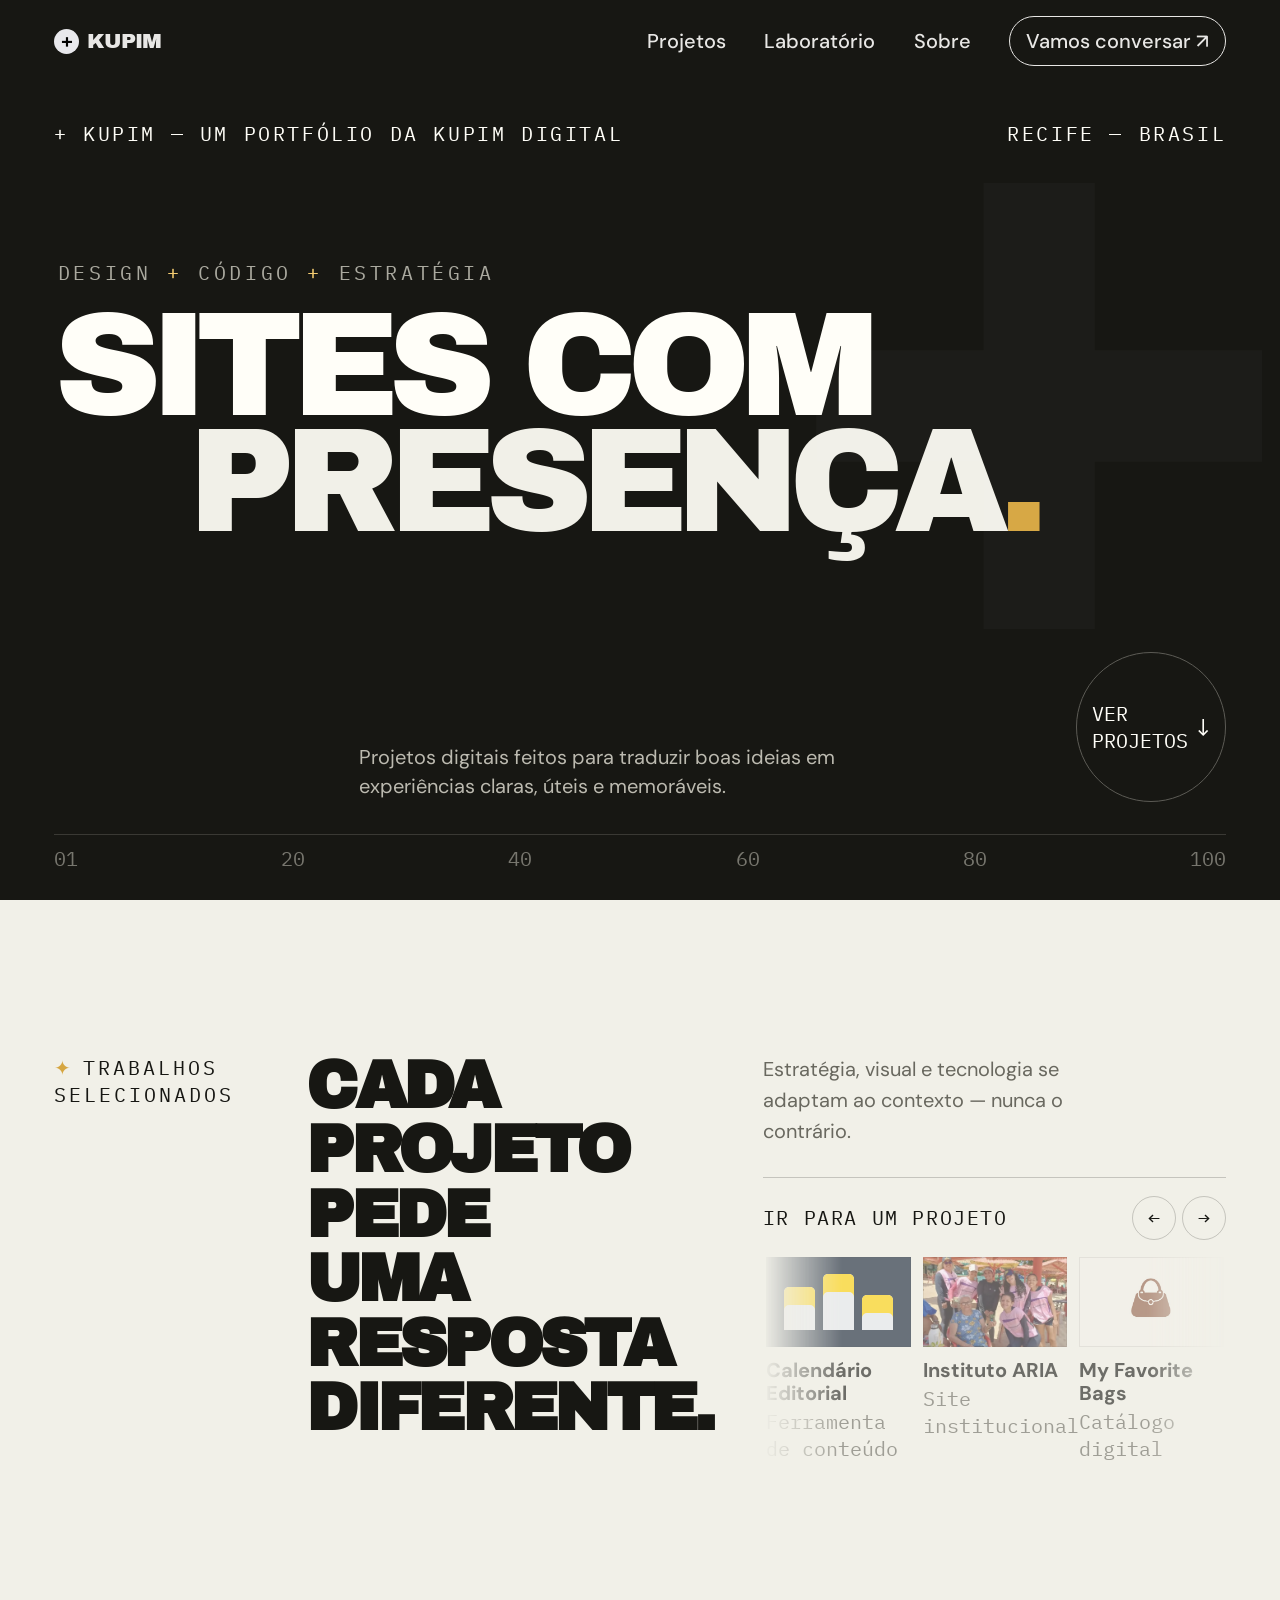
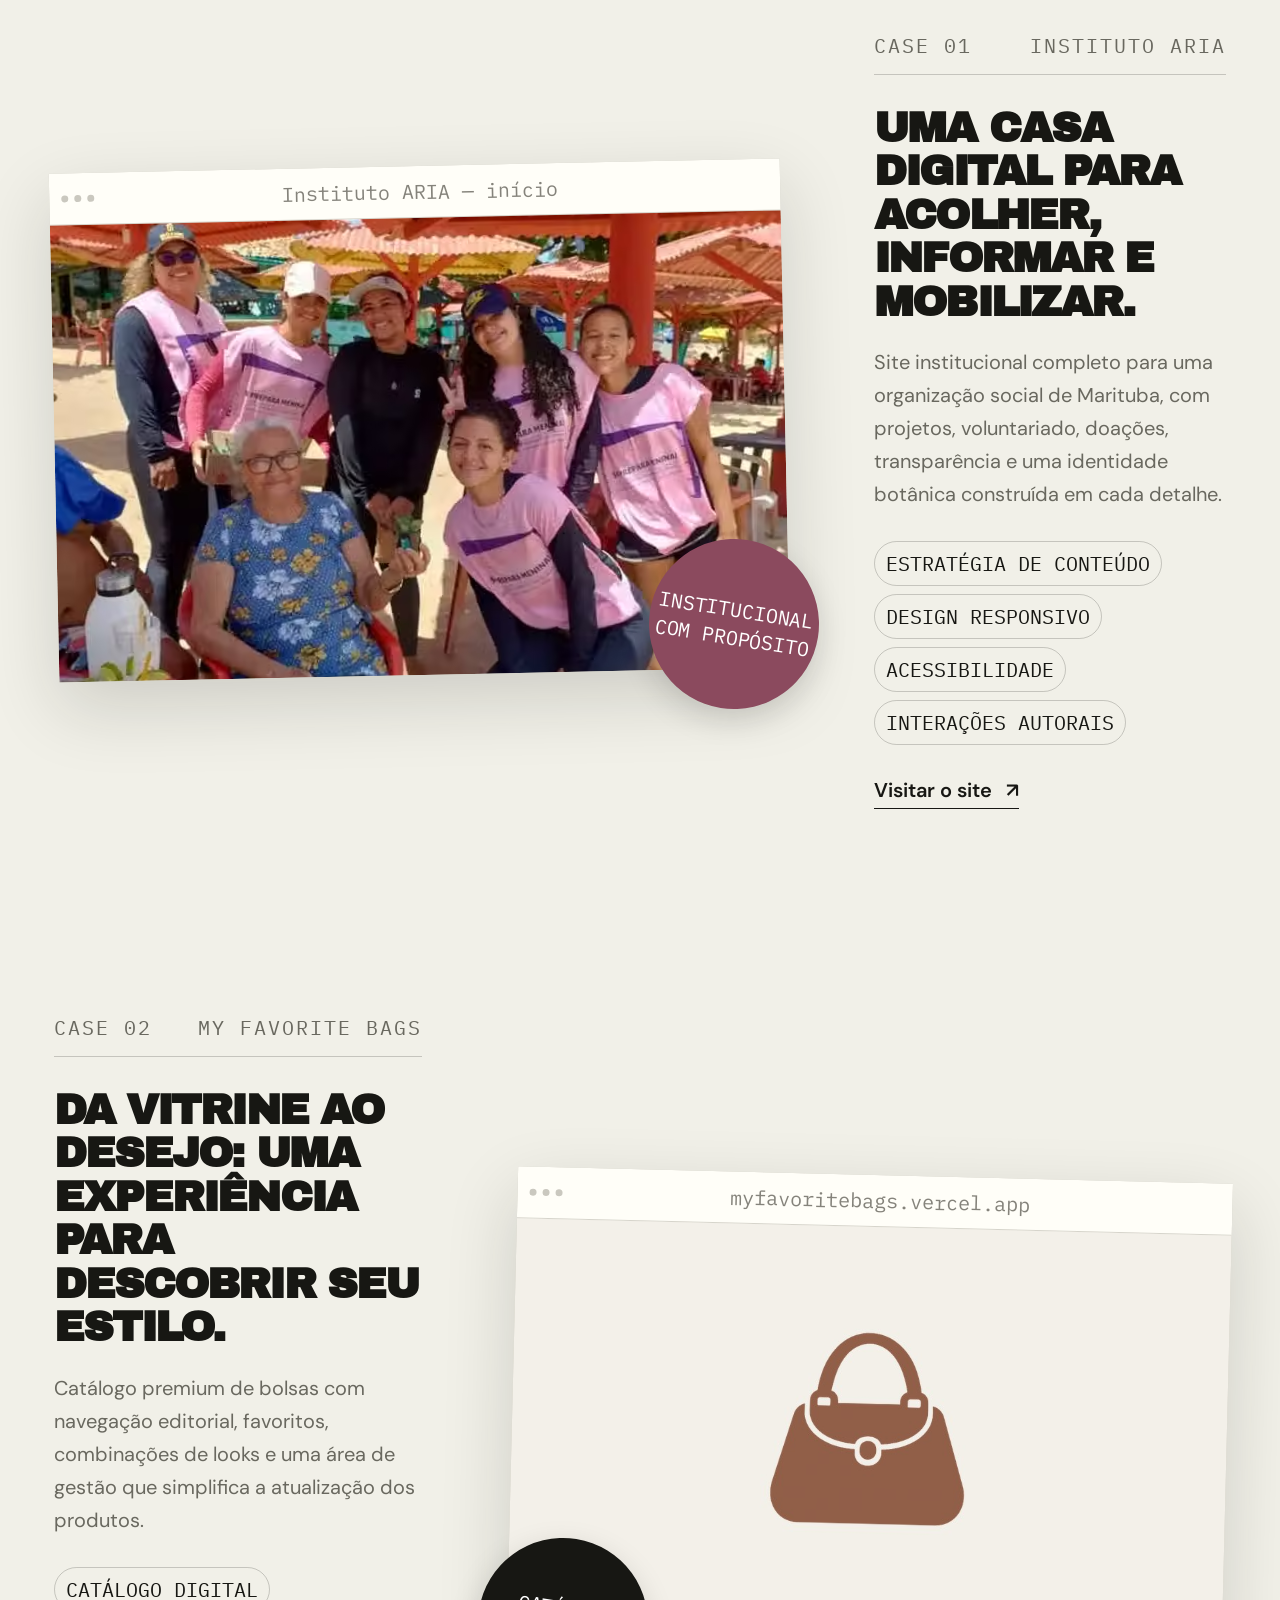
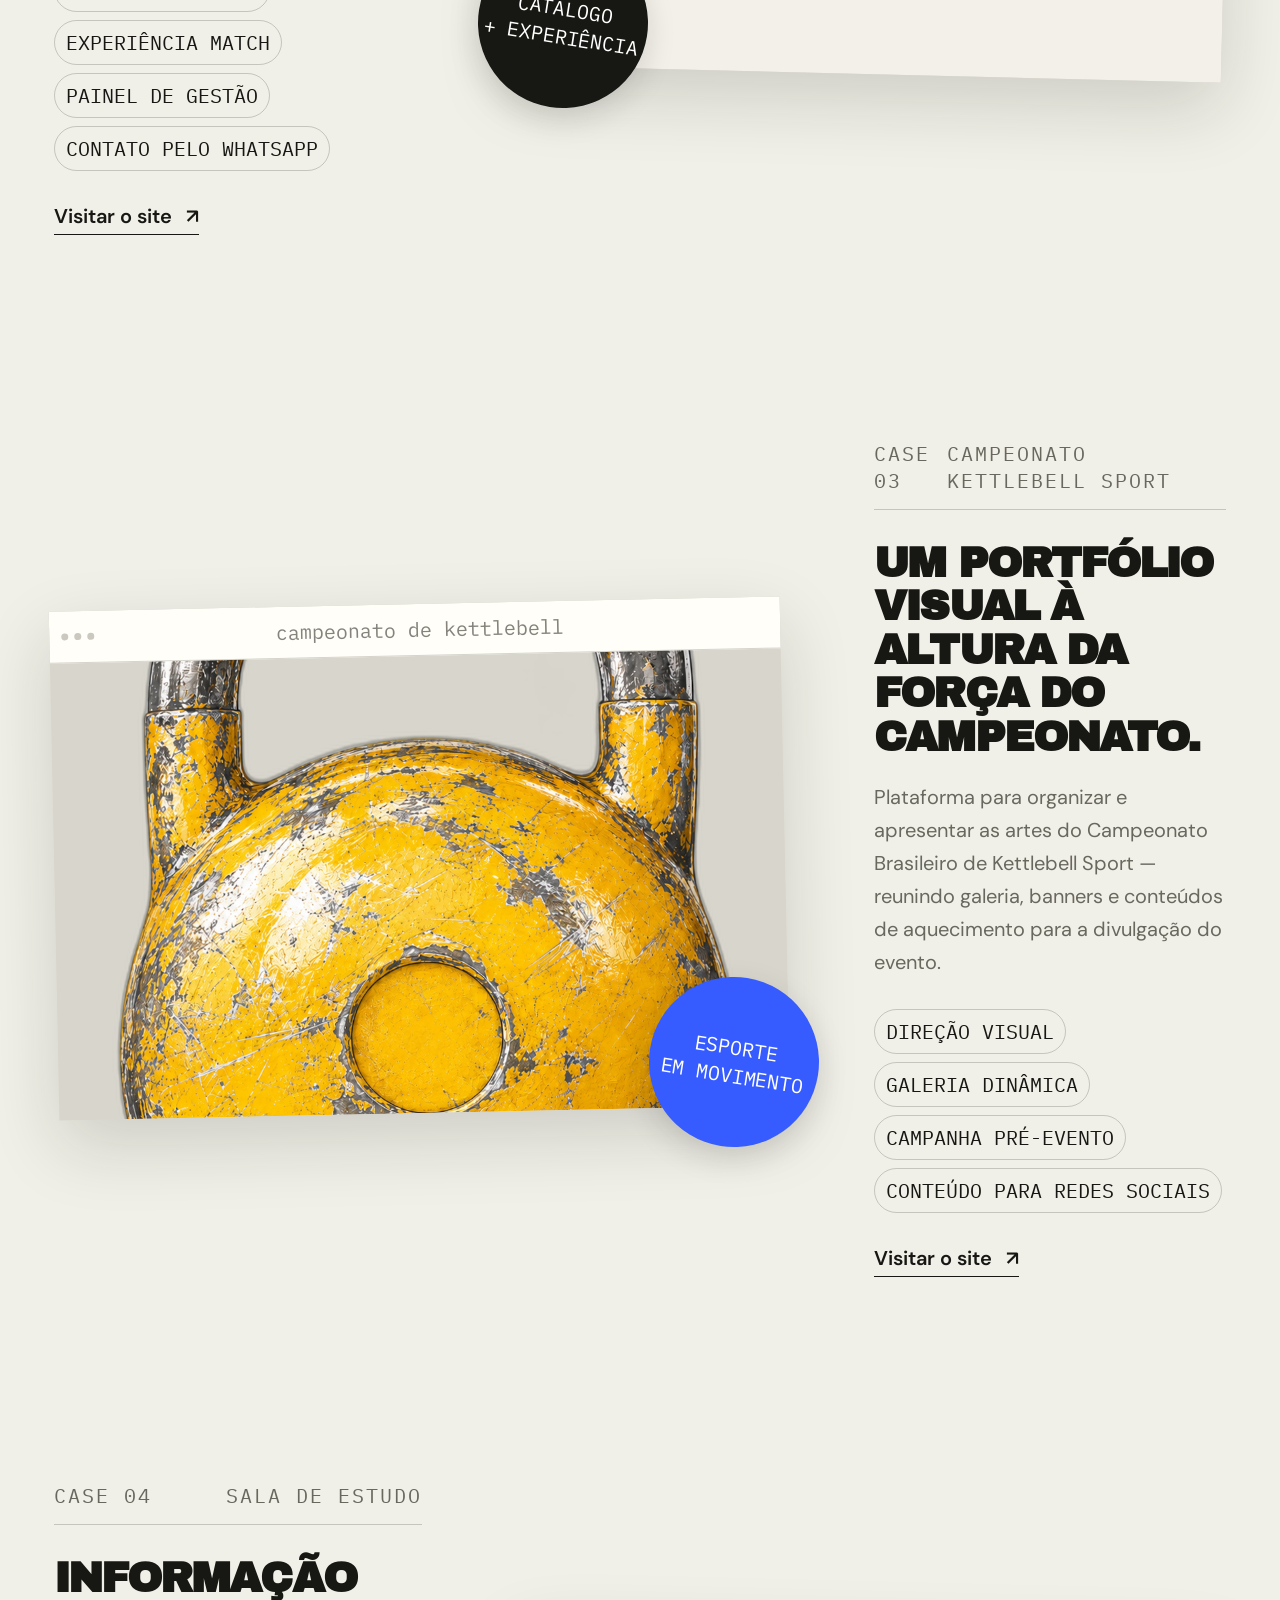
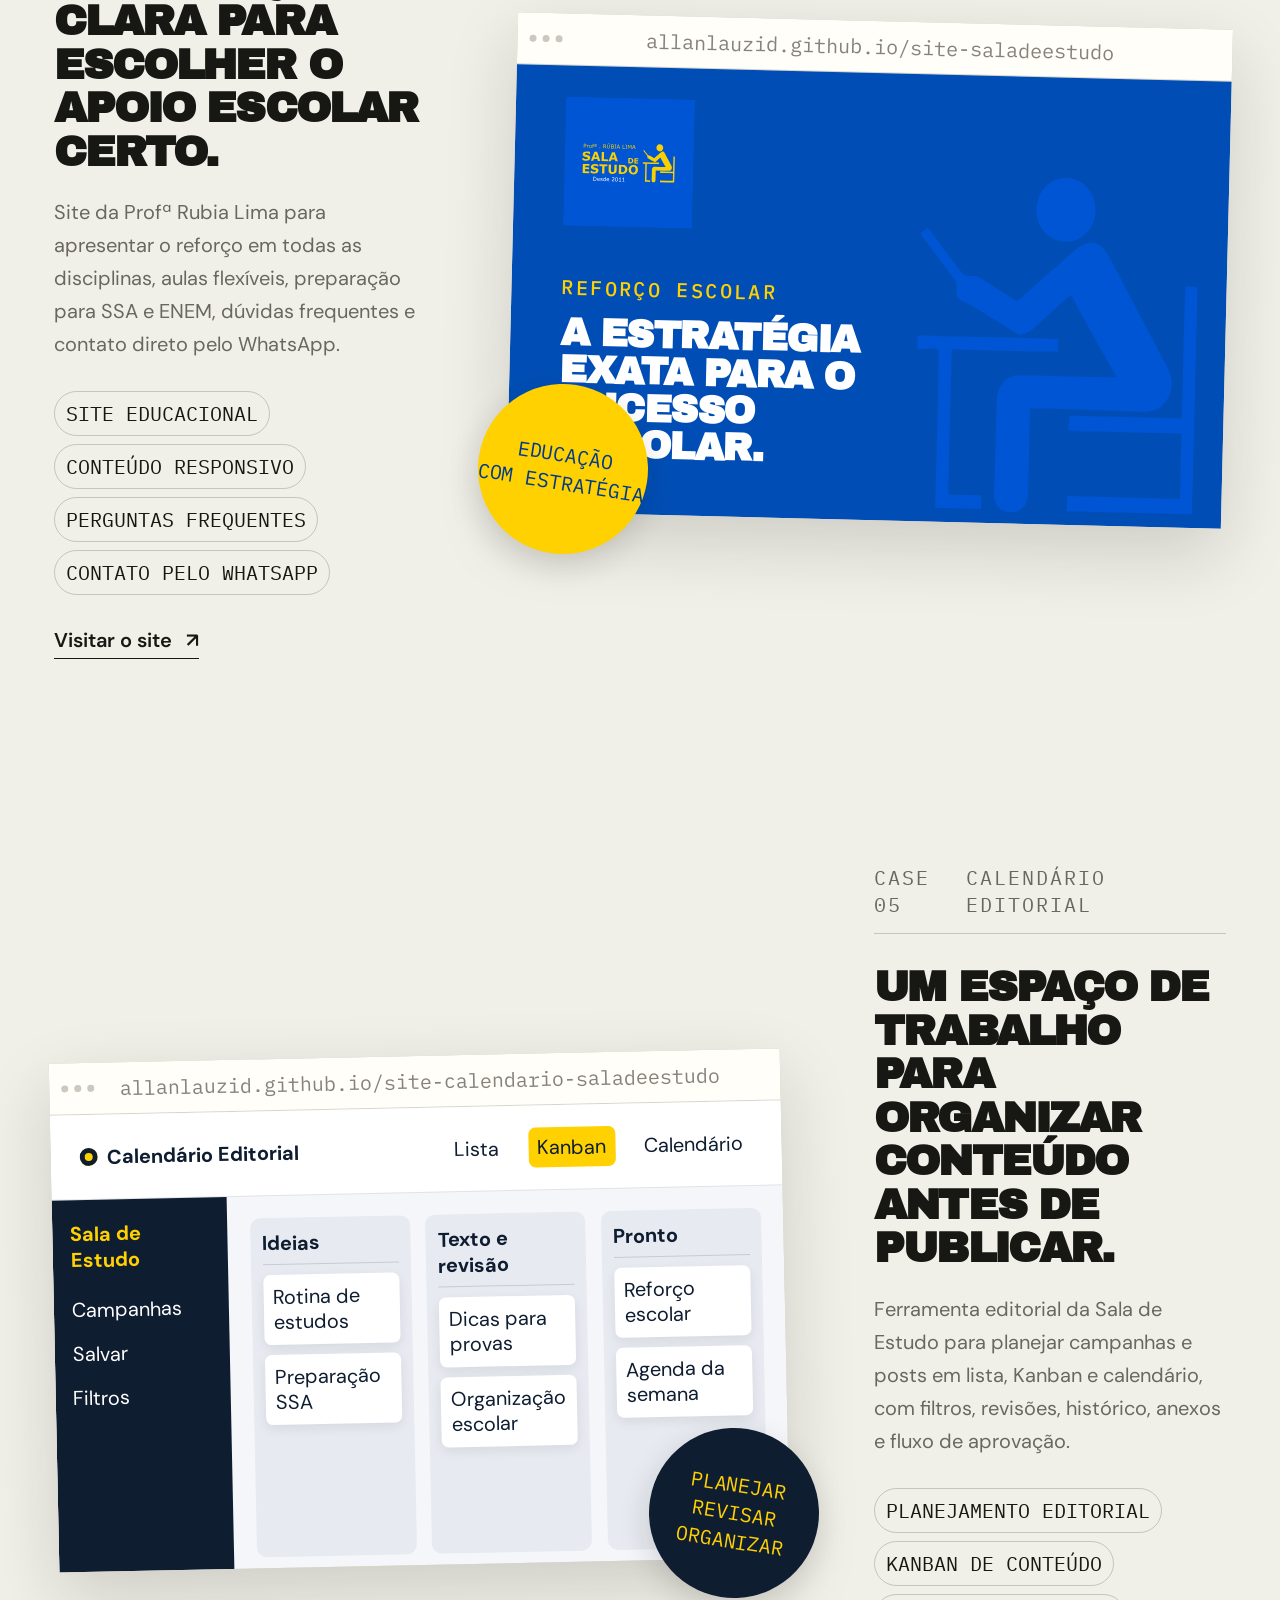
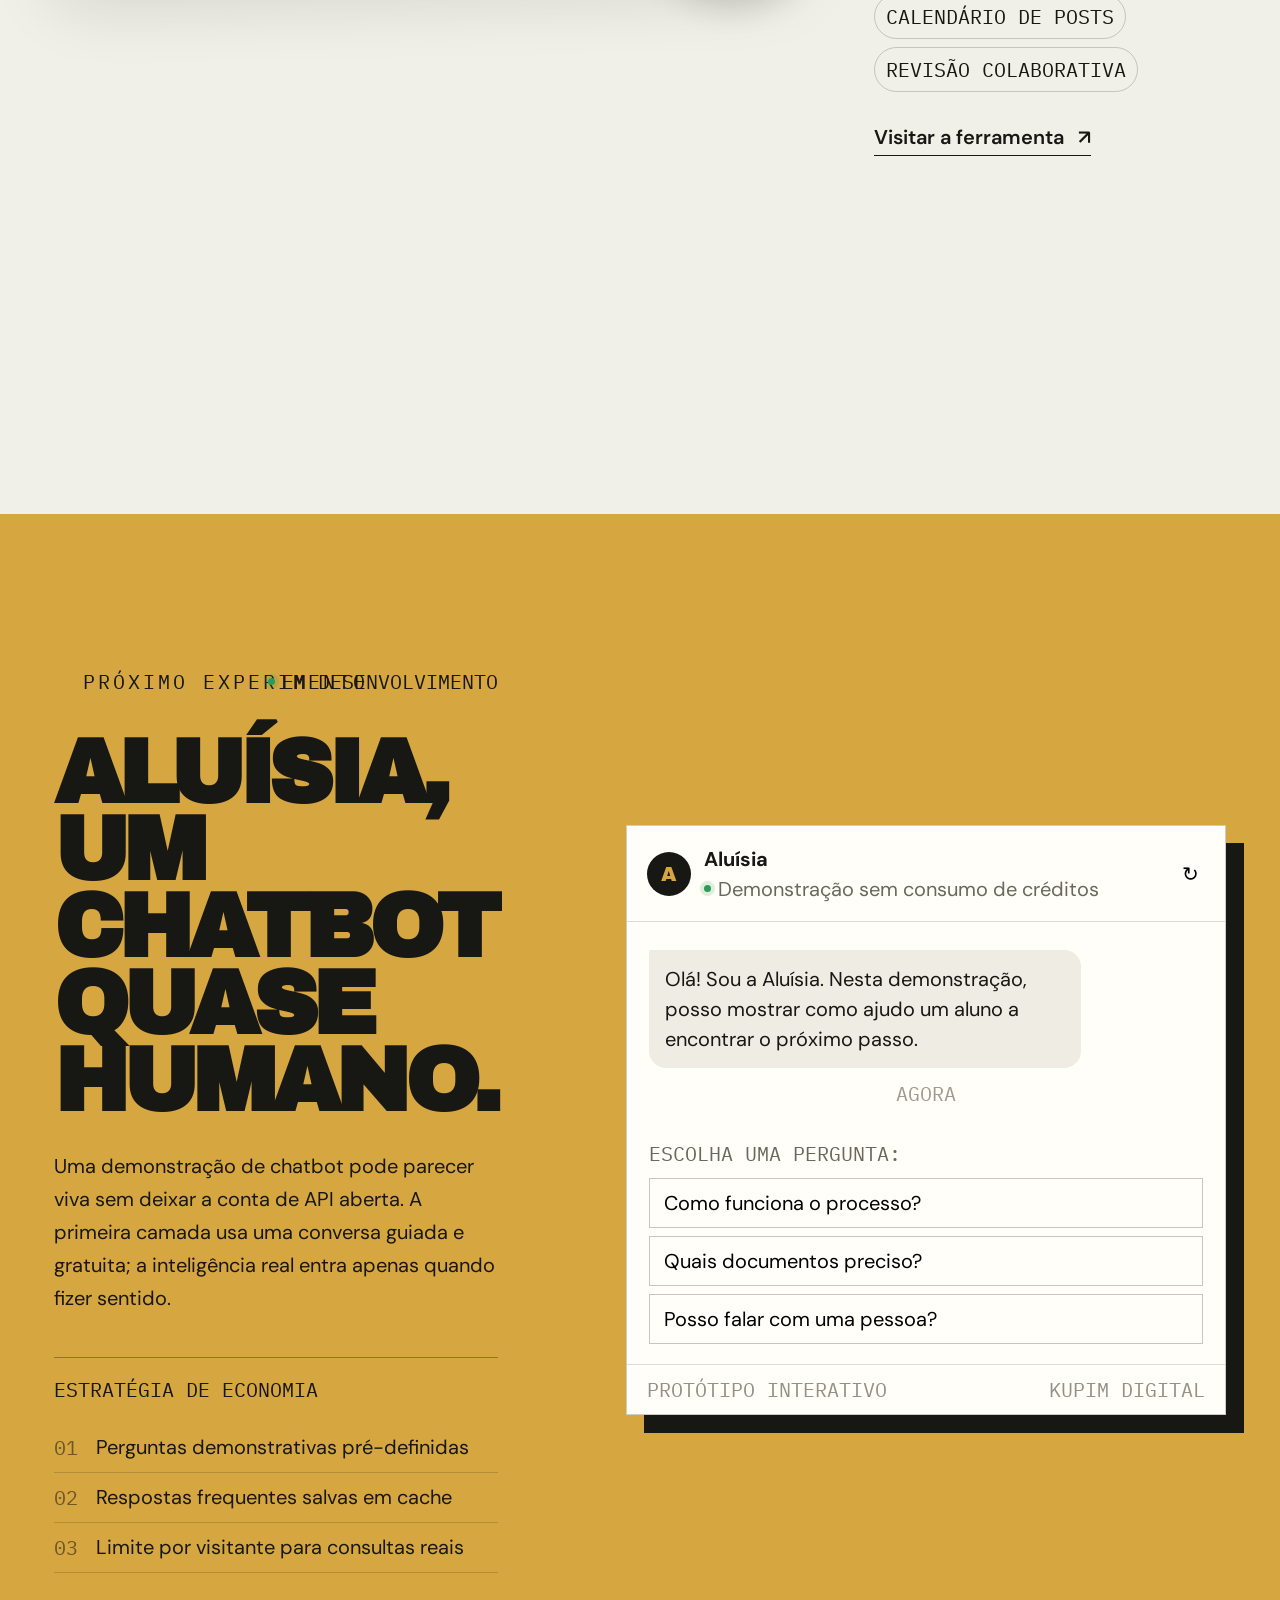
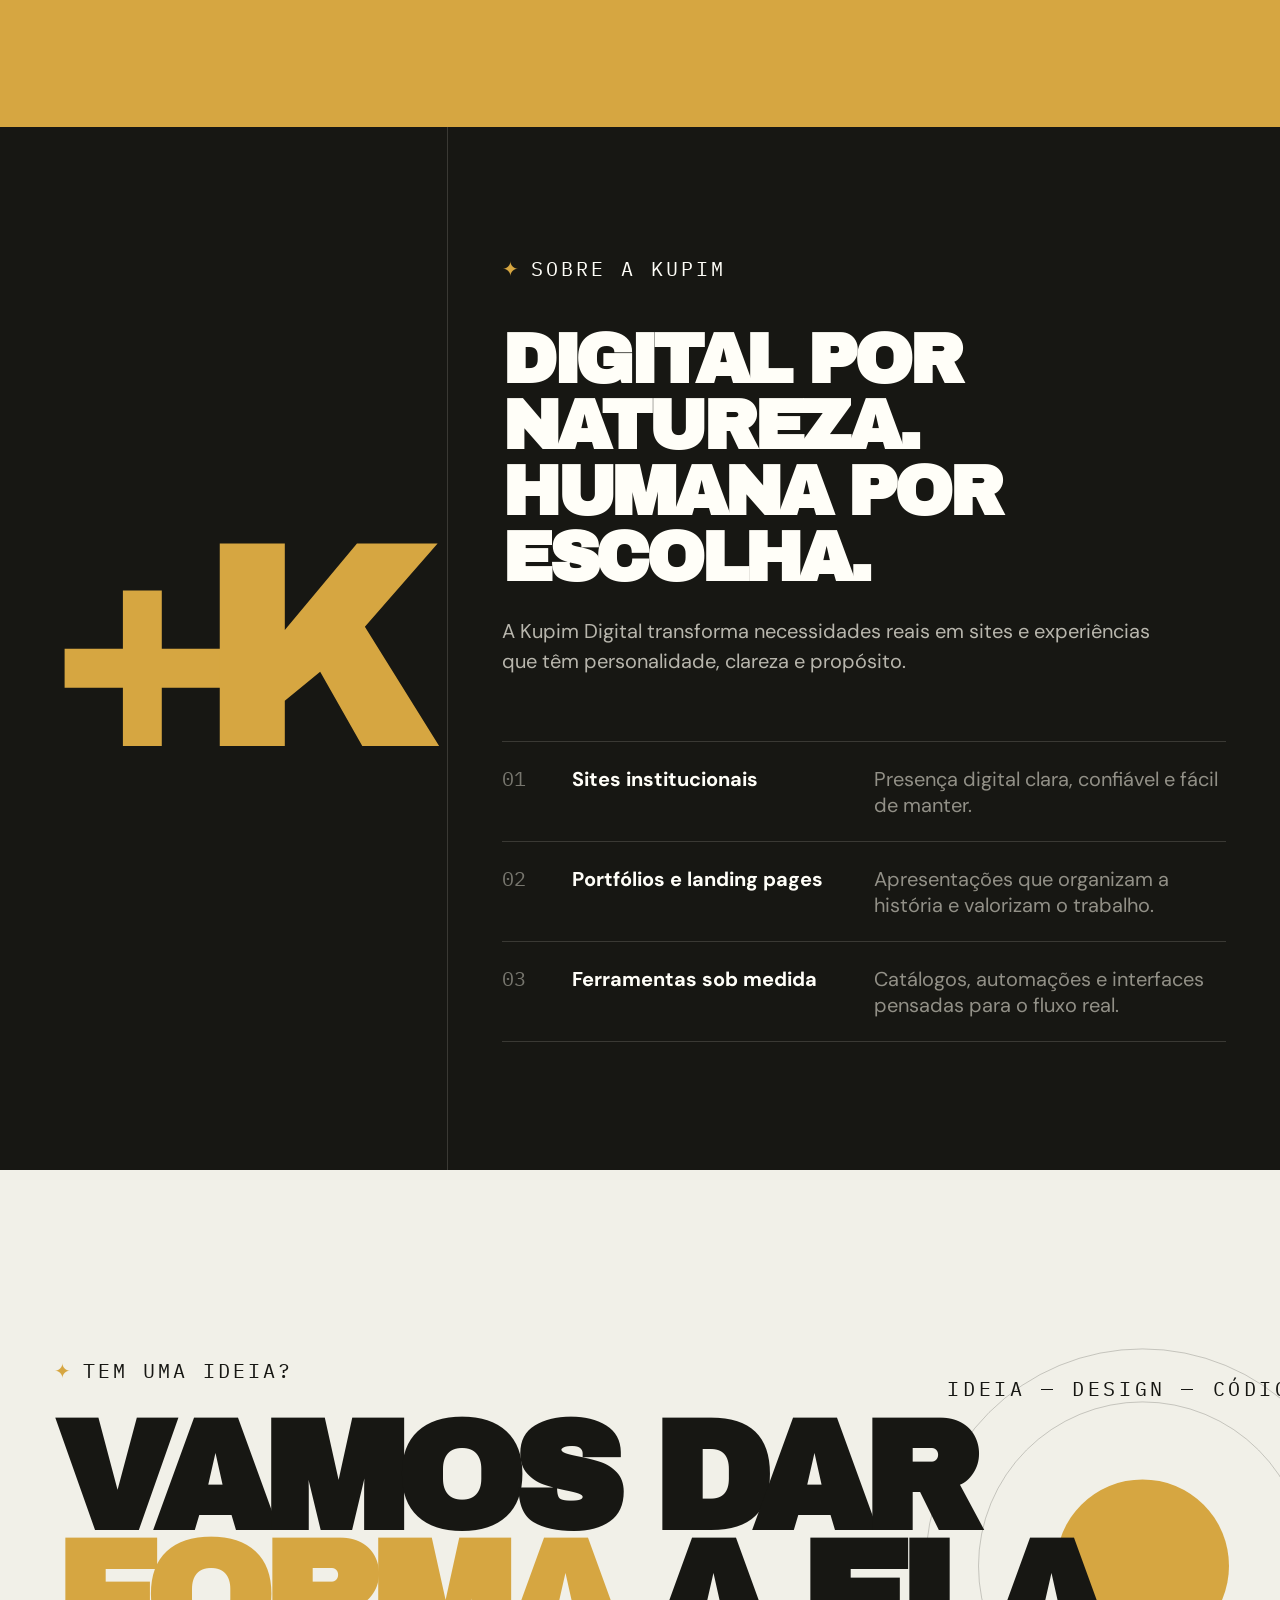
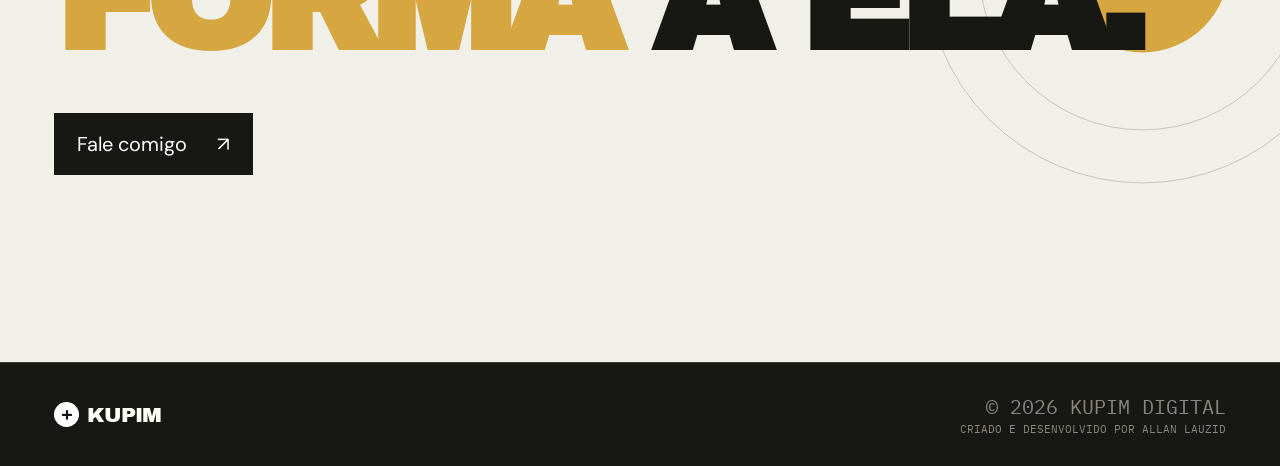
<file: portfolio.html>
<!doctype html>
<html lang="pt-BR">
<head>
  <meta charset="utf-8">
  <meta name="viewport" content="width=device-width, initial-scale=1">
  <meta name="description" content="Kupim Digital — sites autorais, experiências digitais e soluções sob medida.">
  <meta name="theme-color" content="#171713">
  <title>+ Kupim — um portfólio da Kupim Digital</title>
  <link rel="preconnect" href="https://fonts.googleapis.com">
  <link rel="preconnect" href="https://fonts.gstatic.com" crossorigin>
  <link href="https://fonts.googleapis.com/css2?family=Archivo+Black&family=DM+Sans:opsz,wght@9..40,400;9..40,500;9..40,600&family=IBM+Plex+Mono:wght@400;500&display=swap" rel="stylesheet">
  <link rel="stylesheet" href="styles.css">
  <script src="script.js" defer></script>
</head>
<body>
  <a class="skip-link" href="#conteudo">Pular para o conteúdo</a>

  <header class="site-header" data-header>
    <a class="brand" href="#inicio" aria-label="Kupim Digital — início">
      <span class="brand-plus">+</span>
      <span>KUPIM</span>
    </a>
    <button class="menu-toggle" type="button" aria-label="Abrir menu" aria-expanded="false" data-menu-toggle>
      <span></span><span></span>
    </button>
    <nav class="nav" aria-label="Navegação principal" data-nav>
      <a href="#projetos">Projetos</a>
      <a href="#laboratorio">Laboratório</a>
      <a href="#sobre">Sobre</a>
      <a class="nav-cta" href="#contato">Vamos conversar <span aria-hidden="true">↗</span></a>
    </nav>
  </header>

  <main id="conteudo">
    <section class="hero" id="inicio" aria-labelledby="hero-title">
      <div class="hero-meta reveal">
        <span>+ Kupim — um portfólio da Kupim Digital</span>
        <span>Recife — Brasil</span>
      </div>

      <div class="hero-title-wrap">
        <p class="hero-kicker reveal">Design <i>+</i> código <i>+</i> estratégia</p>
        <h1 id="hero-title" class="hero-title" data-hero-title aria-label="Sites com presença.">
          <span class="hero-rotator reveal" data-hero-rotator>
            <span class="line" data-hero-line-one>Sites com</span>
            <span class="line line-shift"><span data-hero-line-two>presença</span><span class="gold-dot">.</span></span>
          </span>
        </h1>
      </div>

      <div class="hero-bottom reveal">
        <p>Projetos digitais feitos para traduzir boas ideias em experiências claras, úteis e memoráveis.</p>
        <a class="round-link" href="#projetos" aria-label="Conheça os projetos">
          <span>Ver<br>projetos</span>
          <span class="round-arrow" aria-hidden="true">↓</span>
        </a>
      </div>

      <div class="hero-ruler" aria-hidden="true">
        <span>01</span><span>20</span><span>40</span><span>60</span><span>80</span><span>100</span>
      </div>
    </section>

    <section class="projects" id="projetos" aria-labelledby="projects-title">
      <div class="section-heading reveal">
        <p class="eyebrow">Trabalhos selecionados</p>
        <h2 id="projects-title">Cada projeto pede<br>uma resposta diferente.</h2>
        <div class="projects-intro-side">
          <p>Estratégia, visual e tecnologia se adaptam ao contexto — nunca o contrário.</p>
          <nav class="project-jump" aria-label="Escolha um projeto">
            <div class="project-jump-head">
              <span>Ir para um projeto</span>
              <div>
                <button type="button" data-project-scroll="-1" aria-label="Ver projetos anteriores">←</button>
                <button type="button" data-project-scroll="1" aria-label="Ver próximos projetos">→</button>
              </div>
            </div>
            <div class="project-jump-track" data-project-track tabindex="0">
              <a class="project-jump-card" href="#projeto-aria" data-project-link="projeto-aria" aria-current="true">
                <span class="project-thumb"><img src="assets/aria-hero.avif" alt=""></span>
                <span class="project-thumb-meta"><b>Instituto ARIA</b><small>Site institucional</small></span>
              </a>
              <a class="project-jump-card" href="#projeto-favorite-bags" data-project-link="projeto-favorite-bags">
                <span class="project-thumb project-thumb-bags"><img src="assets/favorite-bags.jpg" alt=""></span>
                <span class="project-thumb-meta"><b>My Favorite Bags</b><small>Catálogo digital</small></span>
              </a>
              <a class="project-jump-card" href="#projeto-kettlebell" data-project-link="projeto-kettlebell">
                <span class="project-thumb project-thumb-kb"><img src="assets/kettlebell.webp" alt=""></span>
                <span class="project-thumb-meta"><b>Kettlebell Sport</b><small>Campanha do evento</small></span>
              </a>
              <a class="project-jump-card" href="#projeto-sala-estudo" data-project-link="projeto-sala-estudo">
                <span class="project-thumb project-thumb-study"><img src="assets/study-mascot.svg" alt=""></span>
                <span class="project-thumb-meta"><b>Sala de Estudo</b><small>Site educacional</small></span>
              </a>
              <a class="project-jump-card" href="#projeto-calendario" data-project-link="projeto-calendario">
                <span class="project-thumb project-thumb-calendar"><i></i><i></i><i></i></span>
                <span class="project-thumb-meta"><b>Calendário Editorial</b><small>Ferramenta de conteúdo</small></span>
              </a>
            </div>
          </nav>
        </div>
      </div>

      <article class="case case-aria reveal" id="projeto-aria">
        <div class="case-visual">
          <div class="browser-frame">
            <div class="browser-top"><span></span><span></span><span></span><em>Instituto ARIA — início</em></div>
            <img src="assets/aria-hero.avif" alt="Prévia do site do Instituto ARIA, com pessoas reunidas à beira-mar">
          </div>
          <span class="case-stamp">Institucional<br>com propósito</span>
        </div>
        <div class="case-copy">
          <div class="case-index"><span>Case 01</span><span>Instituto ARIA</span></div>
          <h3>Uma casa digital para acolher, informar e mobilizar.</h3>
          <p>Site institucional completo para uma organização social de Marituba, com projetos, voluntariado, doações, transparência e uma identidade botânica construída em cada detalhe.</p>
          <ul class="tags" aria-label="Características do projeto">
            <li>Estratégia de conteúdo</li><li>Design responsivo</li><li>Acessibilidade</li><li>Interações autorais</li>
          </ul>
          <a class="text-link" href="https://institutoaria.ong.br/" target="_blank" rel="noopener">Visitar o site <span aria-hidden="true">↗</span></a>
        </div>
      </article>

      <article class="case case-bags reveal" id="projeto-favorite-bags">
        <div class="case-copy">
          <div class="case-index"><span>Case 02</span><span>My Favorite Bags</span></div>
          <h3>Da vitrine ao desejo: uma experiência para descobrir seu estilo.</h3>
          <p>Catálogo premium de bolsas com navegação editorial, favoritos, combinações de looks e uma área de gestão que simplifica a atualização dos produtos.</p>
          <ul class="tags" aria-label="Características do projeto">
            <li>Catálogo digital</li><li>Experiência Match</li><li>Painel de gestão</li><li>Contato pelo WhatsApp</li>
          </ul>
          <a class="text-link" href="https://myfavoritebags.vercel.app/" target="_blank" rel="noopener">Visitar o site <span aria-hidden="true">↗</span></a>
        </div>
        <div class="case-visual">
          <div class="browser-frame browser-tall">
            <div class="browser-top"><span></span><span></span><span></span><em>myfavoritebags.vercel.app</em></div>
            <img src="assets/favorite-bags.jpg" alt="Prévia do site My Favorite Bags com bolsa em destaque">
          </div>
          <span class="case-stamp case-stamp-dark">Catálogo<br>+ experiência</span>
        </div>
      </article>

      <article class="case case-kb reveal" id="projeto-kettlebell">
        <div class="case-visual">
          <div class="browser-frame browser-wide">
            <div class="browser-top"><span></span><span></span><span></span><em>campeonato de kettlebell</em></div>
            <img src="assets/kettlebell.webp" alt="Composição visual do Campeonato Brasileiro de Kettlebell Sport">
          </div>
          <span class="case-stamp case-stamp-blue">Esporte<br>em movimento</span>
        </div>
        <div class="case-copy">
          <div class="case-index"><span>Case 03</span><span>Campeonato Kettlebell Sport</span></div>
          <h3>Um portfólio visual à altura da força do campeonato.</h3>
          <p>Plataforma para organizar e apresentar as artes do Campeonato Brasileiro de Kettlebell Sport — reunindo galeria, banners e conteúdos de aquecimento para a divulgação do evento.</p>
          <ul class="tags" aria-label="Características do projeto">
            <li>Direção visual</li><li>Galeria dinâmica</li><li>Campanha pré-evento</li><li>Conteúdo para redes sociais</li>
          </ul>
          <a class="text-link" href="https://proposta-7o-campeonato.vercel.app/" target="_blank" rel="noopener">Visitar o site <span aria-hidden="true">↗</span></a>
        </div>
      </article>

      <article class="case case-bags case-study reveal" id="projeto-sala-estudo">
        <div class="case-copy">
          <div class="case-index"><span>Case 04</span><span>Sala de Estudo</span></div>
          <h3>Informação clara para escolher o apoio escolar certo.</h3>
          <p>Site da Profª Rubia Lima para apresentar o reforço em todas as disciplinas, aulas flexíveis, preparação para SSA e ENEM, dúvidas frequentes e contato direto pelo WhatsApp.</p>
          <ul class="tags" aria-label="Características do projeto">
            <li>Site educacional</li><li>Conteúdo responsivo</li><li>Perguntas frequentes</li><li>Contato pelo WhatsApp</li>
          </ul>
          <a class="text-link" href="https://allanlauzid.github.io/site-saladeestudo/" target="_blank" rel="noopener">Visitar o site <span aria-hidden="true">↗</span></a>
        </div>
        <div class="case-visual">
          <div class="browser-frame browser-tall">
            <div class="browser-top"><span></span><span></span><span></span><em>allanlauzid.github.io/site-saladeestudo</em></div>
            <div class="study-preview">
              <img class="study-logo" src="assets/study-logo.svg" alt="">
              <div class="study-preview-copy">
                <small>Reforço escolar</small>
                <strong>A estratégia exata para o sucesso escolar.</strong>
              </div>
              <img class="study-mascot" src="assets/study-mascot.svg" alt="Aluno estudando, mascote da Sala de Estudo">
            </div>
          </div>
          <span class="case-stamp case-stamp-dark case-stamp-study">Educação<br>com estratégia</span>
        </div>
      </article>

      <article class="case case-calendar reveal" id="projeto-calendario">
        <div class="case-visual">
          <div class="browser-frame">
            <div class="browser-top"><span></span><span></span><span></span><em>allanlauzid.github.io/site-calendario-saladeestudo</em></div>
            <div class="calendar-preview" aria-hidden="true">
              <div class="calendar-preview-head">
                <div><i></i><strong>Calendário Editorial</strong></div>
                <span>Lista</span><span class="active">Kanban</span><span>Calendário</span>
              </div>
              <div class="calendar-preview-body">
                <aside>
                  <b>Sala de Estudo</b>
                  <span>Campanhas</span>
                  <span>Salvar</span>
                  <span>Filtros</span>
                </aside>
                <div class="calendar-board">
                  <div class="calendar-column"><strong>Ideias</strong><span>Rotina de estudos</span><span>Preparação SSA</span></div>
                  <div class="calendar-column"><strong>Texto e revisão</strong><span>Dicas para provas</span><span>Organização escolar</span></div>
                  <div class="calendar-column"><strong>Pronto</strong><span>Reforço escolar</span><span>Agenda da semana</span></div>
                </div>
              </div>
            </div>
          </div>
          <span class="case-stamp case-stamp-calendar">Planejar<br>revisar<br>organizar</span>
        </div>
        <div class="case-copy">
          <div class="case-index"><span>Case 05</span><span>Calendário Editorial</span></div>
          <h3>Um espaço de trabalho para organizar conteúdo antes de publicar.</h3>
          <p>Ferramenta editorial da Sala de Estudo para planejar campanhas e posts em lista, Kanban e calendário, com filtros, revisões, histórico, anexos e fluxo de aprovação.</p>
          <ul class="tags" aria-label="Características do projeto">
            <li>Planejamento editorial</li><li>Kanban de conteúdo</li><li>Calendário de posts</li><li>Revisão colaborativa</li>
          </ul>
          <a class="text-link" href="https://allanlauzid.github.io/site-calendario-saladeestudo/" target="_blank" rel="noopener">Visitar a ferramenta <span aria-hidden="true">↗</span></a>
        </div>
      </article>
    </section>

    <section class="lab" id="laboratorio" aria-labelledby="lab-title">
      <div class="lab-intro reveal">
        <p class="eyebrow">Próximo experimento</p>
        <span class="status"><i></i> Em desenvolvimento</span>
        <h2 id="lab-title">Aluísia,<br>um chatbot<br>quase humano.</h2>
        <p>Uma demonstração de chatbot pode parecer viva sem deixar a conta de API aberta. A primeira camada usa uma conversa guiada e gratuita; a inteligência real entra apenas quando fizer sentido.</p>
        <div class="lab-budget">
          <span>Estratégia de economia</span>
          <ol>
            <li><b>01</b> Perguntas demonstrativas pré-definidas</li>
            <li><b>02</b> Respostas frequentes salvas em cache</li>
            <li><b>03</b> Limite por visitante para consultas reais</li>
          </ol>
        </div>
      </div>

      <div class="chat-demo reveal" aria-label="Demonstração do chatbot Aluísia">
        <div class="chat-head">
          <div class="chat-avatar">A</div>
          <div><strong>Aluísia</strong><span><i></i> Demonstração sem consumo de créditos</span></div>
          <button type="button" aria-label="Reiniciar conversa" data-reset-chat>↻</button>
        </div>
        <div class="chat-body" aria-live="polite" data-chat-body>
          <div class="bubble bot">Olá! Sou a Aluísia. Nesta demonstração, posso mostrar como ajudo um aluno a encontrar o próximo passo.</div>
          <div class="chat-time">Agora</div>
        </div>
        <div class="chat-options" data-chat-options>
          <p>Escolha uma pergunta:</p>
          <button type="button" data-question="processo">Como funciona o processo?</button>
          <button type="button" data-question="documentos">Quais documentos preciso?</button>
          <button type="button" data-question="humano">Posso falar com uma pessoa?</button>
        </div>
        <div class="chat-footer"><span>Protótipo interativo</span><span>Kupim Digital</span></div>
      </div>
    </section>

    <section class="about" id="sobre" aria-labelledby="about-title">
      <div class="about-mark reveal" aria-hidden="true">+K</div>
      <div class="about-content reveal">
        <p class="eyebrow">Sobre a Kupim</p>
        <h2 id="about-title">Digital por natureza.<br>Humana por escolha.</h2>
        <p class="about-lead">A Kupim Digital transforma necessidades reais em sites e experiências que têm personalidade, clareza e propósito.</p>
        <div class="services">
          <div><span>01</span><strong>Sites institucionais</strong><p>Presença digital clara, confiável e fácil de manter.</p></div>
          <div><span>02</span><strong>Portfólios e landing pages</strong><p>Apresentações que organizam a história e valorizam o trabalho.</p></div>
          <div><span>03</span><strong>Ferramentas sob medida</strong><p>Catálogos, automações e interfaces pensadas para o fluxo real.</p></div>
        </div>
      </div>
    </section>

    <section class="contact" id="contato" aria-labelledby="contact-title">
      <p class="eyebrow reveal">Tem uma ideia?</p>
      <h2 id="contact-title" class="reveal">Vamos dar<br><em>forma</em> a ela.</h2>
      <button class="contact-link reveal" type="button" data-contact-open aria-haspopup="dialog" aria-controls="contact-modal">
        Fale comigo <span aria-hidden="true">↗</span>
      </button>
      <div class="contact-orbit" aria-hidden="true"><span>IDEIA — DESIGN — CÓDIGO — </span></div>
    </section>
  </main>

  <footer class="footer">
    <a class="brand footer-brand" href="#inicio"><span class="brand-plus">+</span><span>KUPIM</span></a>
    <span class="footer-credit">
      <span class="footer-credit-main">© <span data-year></span> Kupim Digital</span>
      <span class="footer-credit-byline">criado e desenvolvido por Allan Lauzid</span>
    </span>
  </footer>

  <div class="contact-modal" id="contact-modal" data-contact-modal role="dialog" aria-modal="true" aria-labelledby="contact-modal-title" aria-describedby="contact-modal-description" hidden>
    <div class="contact-modal-panel" data-contact-panel>
      <button class="contact-modal-close" type="button" data-contact-close aria-label="Fechar opções de contato">×</button>
      <p class="eyebrow">Contato direto</p>
      <h2 id="contact-modal-title">Vamos conversar?</h2>
      <p id="contact-modal-description">Escolha por onde prefere falar comigo.</p>
      <div class="contact-modal-options">
        <a href="mailto:kupimdigital@gmail.com">
          <span>E-mail</span><strong>kupimdigital@gmail.com</strong><i aria-hidden="true">↗</i>
        </a>
        <a href="https://wa.me/5581999780808" target="_blank" rel="noopener">
          <span>WhatsApp</span><strong>+55 81 9 9978 0808</strong><i aria-hidden="true">↗</i>
        </a>
        <a href="https://www.linkedin.com/in/allanlauzid/" target="_blank" rel="noopener">
          <span>LinkedIn</span><strong>linkedin.com/in/allanlauzid</strong><i aria-hidden="true">↗</i>
        </a>
      </div>
    </div>
  </div>
</body>
</html>
</file>
<file: styles.css>
:root {
  --ink: #171713;
  --paper: #f1f0e8;
  --paper-2: #e7e4d8;
  --gold: #d6a641;
  --gold-soft: #f4cc71;
  --blue: #365cff;
  --white: #fffef8;
  --muted: #69685f;
  --line: rgba(23, 23, 19, .2);
  --display: "Archivo Black", Impact, sans-serif;
  --body: "DM Sans", Arial, sans-serif;
  --mono: "IBM Plex Mono", monospace;
  --pad: clamp(22px, 4.2vw, 72px);
}

* { box-sizing: border-box; }
html { scroll-behavior: smooth; -webkit-font-smoothing: antialiased; -moz-osx-font-smoothing: grayscale; }
body { margin: 0; background: var(--paper); color: var(--ink); font-family: var(--body); overflow-x: hidden; }
body.menu-open, body.modal-open { overflow: hidden; }
a { color: inherit; text-decoration: none; }
img { display: block; max-width: 100%; }
button { font: inherit; }
::selection { background: var(--gold); color: var(--ink); }

.skip-link { position: fixed; top: 8px; left: 8px; z-index: 1000; padding: 12px 18px; background: var(--white); transform: translateY(-150%); }
.skip-link:focus { transform: none; }
:focus-visible { outline: 3px solid var(--blue); outline-offset: 4px; }

.site-header { position: fixed; z-index: 100; top: 0; left: 0; right: 0; height: 82px; display: flex; align-items: center; justify-content: space-between; padding: 0 var(--pad); color: var(--white); mix-blend-mode: difference; transition: height .25s ease; }
.site-header.scrolled { height: 64px; }
.brand { display: inline-flex; align-items: center; gap: 8px; font-family: var(--display); font-size: 21px; letter-spacing: -.04em; }
.brand-plus { display: grid; place-items: center; width: 25px; height: 25px; background: #fff; color: #171713; border-radius: 50%; font-family: var(--body); font-weight: 600; line-height: 1; }
.nav { display: flex; align-items: center; gap: clamp(22px, 3vw, 50px); font-size: 14px; font-weight: 500; }
.nav a { position: relative; }
.nav > a:not(.nav-cta)::after { content: ""; position: absolute; left: 0; bottom: -5px; width: 100%; height: 1px; background: currentColor; transform: scaleX(0); transform-origin: right; transition: transform .25s ease; }
.nav > a:hover::after { transform: scaleX(1); transform-origin: left; }
.nav-cta { padding: 11px 16px; border: 1px solid currentColor; border-radius: 100px; }
.menu-toggle { display: none; }

.hero { min-height: 100svh; padding: 120px var(--pad) 28px; background: var(--ink); color: var(--white); display: grid; grid-template-rows: auto 1fr auto auto; position: relative; overflow: hidden; }
.hero::before { content: "+"; position: absolute; right: -3vw; top: 2vh; color: rgba(255,255,255,.025); font-family: var(--display); font-size: min(66vw, 850px); line-height: .78; pointer-events: none; }
.hero-meta { display: flex; justify-content: space-between; font: 11px var(--mono); text-transform: uppercase; letter-spacing: .13em; }
.hero-title-wrap { display: flex; flex-direction: column; justify-content: center; padding: 4vh 0; }
.hero-kicker { margin: 0 0 22px 4px; font: 12px var(--mono); text-transform: uppercase; letter-spacing: .18em; color: #aaa99f; }
.hero-kicker i { color: var(--gold-soft); font-style: normal; }
.hero-title { margin: 0; font-family: var(--display); font-size: clamp(62px, 11.6vw, 182px); font-weight: 400; letter-spacing: -.075em; line-height: .78; text-transform: uppercase; }
.hero-rotator { display: block; }
.hero-title .line { display: block; }
.hero-title .line-shift { margin-left: 10.5vw; color: var(--paper); }
.hero-title.is-chatbot { font-size: clamp(58px, 9vw, 142px); }
.gold-dot { color: var(--gold); }
.hero-bottom { display: flex; align-items: flex-end; justify-content: space-between; padding: 0 0 32px 26%; }
.hero-bottom > p { max-width: 480px; margin: 0; color: #bcbab0; font-size: clamp(16px, 1.4vw, 21px); line-height: 1.48; }
.round-link { width: 112px; height: 112px; flex: 0 0 auto; border: 1px solid #5c5b55; border-radius: 50%; display: flex; align-items: center; justify-content: center; gap: 8px; font: 10px var(--mono); text-transform: uppercase; transition: .3s ease; }
.round-link:hover { background: var(--gold); color: var(--ink); border-color: var(--gold); transform: rotate(-6deg); }
.round-arrow { font-size: 24px; }
.hero-ruler { border-top: 1px solid #3a3934; padding-top: 10px; display: flex; justify-content: space-between; color: #77766e; font: 9px var(--mono); }

.projects { padding: clamp(90px, 12vw, 180px) var(--pad); }
.section-heading { display: grid; grid-template-columns: .72fr 1.38fr 1.5fr; gap: 30px; align-items: start; margin-bottom: clamp(90px, 12vw, 160px); }
.eyebrow { margin: 0; font: 11px var(--mono); text-transform: uppercase; letter-spacing: .15em; }
.eyebrow::before { content: "✦"; color: var(--gold); margin-right: 9px; }
.section-heading h2 { margin: 0; font-family: var(--display); font-size: clamp(42px, 5.2vw, 78px); letter-spacing: -.055em; line-height: .97; text-transform: uppercase; }
.projects-intro-side { min-width: 0; display: flex; flex-direction: column; gap: 30px; }
.projects-intro-side > p { margin: 0; color: var(--muted); line-height: 1.55; max-width: 340px; }
.project-jump { min-width: 0; padding-top: 18px; border-top: 1px solid var(--line); }
.project-jump-head { display: flex; align-items: center; justify-content: space-between; gap: 12px; margin-bottom: 14px; font: 10px var(--mono); text-transform: uppercase; letter-spacing: .08em; }
.project-jump-head > div { display: flex; gap: 6px; }
.project-jump-head button { width: 44px; height: 44px; padding: 0; display: grid; place-items: center; border: 1px solid var(--line); border-radius: 50%; background: transparent; color: var(--ink); cursor: pointer; transition: background-color .18s ease, color .18s ease, transform .18s ease; }
.project-jump-head button:hover { background: var(--ink); color: var(--white); }
.project-jump-head button:active { transform: scale(.96); }
.project-jump-track { min-width: 0; display: flex; gap: 12px; overflow-x: auto; padding: 3px 3px 16px; scroll-padding-inline: 3px; scroll-behavior: smooth; scroll-snap-type: x mandatory; overscroll-behavior-inline: contain; scrollbar-width: none; -webkit-mask-image: linear-gradient(to right, transparent 0, #000 17%, #000 83%, transparent 100%); mask-image: linear-gradient(to right, transparent 0, #000 17%, #000 83%, transparent 100%); }
.project-jump-track::-webkit-scrollbar { display: none; }
.project-jump-card { min-width: 0; flex: 0 0 calc((100% - 24px) / 3); scroll-snap-align: start; display: flex; flex-direction: column; gap: 12px; opacity: .6; transition: opacity .2s ease, transform .2s ease; }
.project-jump-card:hover, .project-jump-card[aria-current="true"] { opacity: 1; transform: translateY(-2px); }
.project-jump-card[aria-current="true"] .project-thumb { outline-color: var(--gold); outline-width: 3px; }
.project-thumb { display: block; width: 100%; aspect-ratio: 16/10; overflow: hidden; background: #dedbd0; outline: 1px solid rgba(0,0,0,.1); outline-offset: -1px; }
.project-thumb img { width: 100%; height: 100%; object-fit: cover; }
.project-thumb-bags img { object-position: center; }
.project-thumb-kb img { object-position: center 43%; }
.project-thumb-study { background: #004eb5; }
.project-thumb-study img { object-fit: contain; object-position: 88% 60%; transform: scale(.83); filter: brightness(0) invert(1); }
.project-thumb-calendar { padding: 12%; display: grid; grid-template-columns: repeat(3,1fr); align-items: end; gap: 7%; background: #0f1d31; }
.project-thumb-calendar i { display: block; height: 76%; border-radius: 5px 5px 0 0; background: #e7eaf0; box-shadow: inset 0 18px 0 #ffd100; }
.project-thumb-calendar i:nth-child(2) { height: 100%; }.project-thumb-calendar i:nth-child(3) { height: 63%; }
.project-thumb-meta { display: flex; flex-direction: column; gap: 3px; }
.project-thumb-meta b { line-height: 1.15; }
.project-thumb-meta small { color: var(--muted); font: 10px var(--mono); }

.case { display: grid; grid-template-columns: minmax(0, 1.35fr) minmax(300px, .65fr); gap: clamp(36px, 7vw, 110px); align-items: center; margin-bottom: clamp(120px, 16vw, 240px); scroll-margin-top: 100px; }
.case-bags { grid-template-columns: minmax(300px, .68fr) minmax(0, 1.32fr); }
.case-visual { position: relative; min-width: 0; }
.browser-frame { position: relative; overflow: hidden; background: #d8d6cc; box-shadow: 0 26px 70px rgba(23,23,19,.16); transform: rotate(-1.2deg); }
.case-bags .browser-frame { transform: rotate(1.4deg); }
.browser-top { height: 33px; padding: 0 12px; display: flex; align-items: center; gap: 6px; background: var(--white); border-bottom: 1px solid #d6d4cb; }
.browser-top span { width: 7px; height: 7px; border-radius: 50%; background: #cac8bf; }
.browser-top em { margin: auto; padding-right: 28px; font: normal 8px var(--mono); color: #85837b; }
.browser-frame img { width: 100%; aspect-ratio: 16/10; object-fit: cover; object-position: center; transition: transform .7s cubic-bezier(.2,.8,.2,1); }
.case-aria .browser-frame img { object-position: 50% 48%; }
.case-bags .browser-frame img { object-position: center; }
.case-kb .browser-frame img { object-position: center 46%; }
.study-preview { position: relative; width: 100%; aspect-ratio: 16/10; overflow: hidden; background: #004eb5; color: white; }
.browser-frame .study-preview img { aspect-ratio: auto; object-fit: contain; }
.study-logo { position: absolute; z-index: 2; top: 7%; left: 7%; width: 18% !important; height: auto; }
.study-preview-copy { position: absolute; z-index: 2; left: 7%; bottom: 11%; width: 51%; display: flex; flex-direction: column; gap: 14px; }
.study-preview-copy small { color: #ffd100; font: 500 13px var(--mono); text-transform: uppercase; letter-spacing: .12em; }
.study-preview-copy strong { font-family: var(--display); font-size: clamp(24px, 3vw, 48px); line-height: .97; letter-spacing: -.04em; text-transform: uppercase; }
.study-mascot { position: absolute; right: 4%; bottom: -4%; width: 39% !important; height: 88%; }
.case:hover .browser-frame img { transform: scale(1.035); }
.case-stamp { position: absolute; right: -34px; bottom: -34px; width: 115px; height: 115px; border-radius: 50%; background: #8b4a5e; color: white; display: grid; place-items: center; text-align: center; font: 10px/1.5 var(--mono); text-transform: uppercase; transform: rotate(9deg); box-shadow: 0 10px 30px rgba(23,23,19,.15); }
.case-stamp-dark { right: auto; left: -34px; background: var(--ink); }
.case-stamp-blue { background: var(--blue); }
.case-stamp-study { background: #ffd100; color: #003a8c; }
.case-stamp-calendar { background: #0f1d31; color: #ffd100; }
.calendar-preview { width: 100%; aspect-ratio: 16/10; overflow: hidden; background: #f4f6f9; color: #0f1d31; }
.calendar-preview-head { min-height: 16%; padding: 3% 4%; display: flex; align-items: center; gap: 3%; background: white; border-bottom: 1px solid rgba(15,29,49,.12); font-size: 12px; }
.calendar-preview-head > div { display: flex; align-items: center; gap: 9px; margin-right: auto; }
.calendar-preview-head i { width: 18px; height: 18px; border-radius: 50%; background: #ffd100; box-shadow: inset 0 0 0 5px #0f1d31; }
.calendar-preview-head > span { padding: 7px 9px; border-radius: 7px; }
.calendar-preview-head > span.active { background: #ffd100; }
.calendar-preview-body { min-height: 84%; display: grid; grid-template-columns: 24% 76%; }
.calendar-preview aside { padding: 12% 10%; display: flex; flex-direction: column; gap: 18px; background: #0f1d31; color: white; font-size: 11px; }
.calendar-preview aside b { color: #ffd100; margin-bottom: 6px; }
.calendar-board { padding: 4%; display: grid; grid-template-columns: repeat(3, 1fr); gap: 3%; }
.calendar-column { min-width: 0; padding: 12px; border-radius: 10px; background: #e7eaf0; display: flex; flex-direction: column; gap: 10px; font-size: 10px; }
.calendar-column > strong { padding-bottom: 8px; border-bottom: 1px solid rgba(15,29,49,.15); }
.calendar-column > span { padding: 10px; border-radius: 7px; background: white; box-shadow: 0 4px 12px rgba(15,29,49,.08); line-height: 1.25; }
.case-index { padding-bottom: 15px; border-bottom: 1px solid var(--line); display: flex; justify-content: space-between; color: var(--muted); font: 10px var(--mono); text-transform: uppercase; letter-spacing: .1em; }
.case-copy h3 { margin: 32px 0 22px; font-family: var(--display); font-size: clamp(32px, 3.3vw, 54px); line-height: 1.03; letter-spacing: -.045em; text-transform: uppercase; }
.case-copy > p { color: var(--muted); font-size: 17px; line-height: 1.65; }
.tags { list-style: none; padding: 0; margin: 30px 0 32px; display: flex; flex-wrap: wrap; gap: 8px; }
.tags li { padding: 8px 11px; border: 1px solid var(--line); border-radius: 100px; font: 9px var(--mono); text-transform: uppercase; }
.text-link { display: inline-flex; gap: 14px; align-items: center; font-weight: 600; padding-bottom: 5px; border-bottom: 1px solid var(--ink); }
.text-link span { transition: transform .25s ease; }
.text-link:hover span { transform: translate(3px,-3px); }
.muted-link { color: var(--muted); border-color: var(--line); font-weight: 500; }

.lab { padding: clamp(90px, 12vw, 170px) var(--pad); background: var(--gold); display: grid; grid-template-columns: minmax(300px, .85fr) minmax(380px, 1.15fr); gap: clamp(50px, 10vw, 150px); align-items: center; }
.lab-intro { position: relative; }
.status { position: absolute; right: 0; top: 0; display: flex; align-items: center; gap: 7px; font: 9px var(--mono); text-transform: uppercase; }
.status i, .chat-head span i { width: 7px; height: 7px; background: #2c9c55; border-radius: 50%; box-shadow: 0 0 0 4px rgba(44,156,85,.16); }
.lab h2 { margin: 40px 0 30px; font-family: var(--display); font-size: clamp(55px, 7vw, 105px); line-height: .86; letter-spacing: -.065em; text-transform: uppercase; }
.lab-intro > p:not(.eyebrow) { max-width: 570px; line-height: 1.65; font-size: 17px; }
.lab-budget { border-top: 1px solid rgba(23,23,19,.35); margin-top: 42px; padding-top: 18px; }
.lab-budget > span { font: 10px var(--mono); text-transform: uppercase; }
.lab-budget ol { list-style: none; padding: 0; margin: 20px 0 0; }
.lab-budget li { display: flex; gap: 18px; padding: 11px 0; border-bottom: 1px solid rgba(23,23,19,.17); }
.lab-budget b { font: 10px var(--mono); opacity: .55; }
.chat-demo { min-height: 590px; background: var(--white); border: 1px solid rgba(23,23,19,.22); box-shadow: 18px 18px 0 var(--ink); display: flex; flex-direction: column; }
.chat-head { min-height: 82px; padding: 16px 20px; display: flex; align-items: center; gap: 13px; border-bottom: 1px solid #deddd5; }
.chat-avatar { width: 44px; height: 44px; display: grid; place-items: center; border-radius: 50%; background: var(--ink); color: var(--gold); font-family: var(--display); }
.chat-head > div:nth-child(2) { display: flex; flex-direction: column; gap: 4px; }
.chat-head strong { font-size: 15px; }
.chat-head span { display: flex; align-items: center; gap: 7px; color: var(--muted); font-size: 10px; }
.chat-head button { margin-left: auto; border: 0; background: transparent; font-size: 20px; cursor: pointer; }
.chat-body { padding: 28px 22px; flex: 1; display: flex; flex-direction: column; gap: 12px; max-height: 310px; overflow-y: auto; }
.bubble { max-width: 78%; padding: 14px 16px; border-radius: 2px 17px 17px 17px; background: #eeece3; line-height: 1.5; font-size: 14px; animation: bubble-in .3s ease both; }
.bubble.user { margin-left: auto; background: var(--ink); color: white; border-radius: 17px 2px 17px 17px; }
.chat-time { text-align: center; color: #9c9a91; font: 8px var(--mono); text-transform: uppercase; }
.typing { display: inline-flex; gap: 4px; align-items: center; width: fit-content; }
.typing i { width: 5px; height: 5px; background: #777; border-radius: 50%; animation: blink 1s infinite alternate; }
.typing i:nth-child(2) { animation-delay: .2s; }.typing i:nth-child(3) { animation-delay: .4s; }
.chat-options { padding: 0 22px 20px; display: grid; gap: 8px; }
.chat-options p { margin: 0 0 3px; font: 9px var(--mono); color: var(--muted); text-transform: uppercase; }
.chat-options button { padding: 11px 14px; background: transparent; border: 1px solid #c9c7bd; text-align: left; cursor: pointer; transition: .2s ease; }
.chat-options button:hover { background: var(--gold); border-color: var(--gold); transform: translateX(4px); }
.chat-footer { border-top: 1px solid #deddd5; padding: 11px 20px; display: flex; justify-content: space-between; color: #929087; font: 8px var(--mono); text-transform: uppercase; }

.about { min-height: 90vh; background: var(--ink); color: var(--white); display: grid; grid-template-columns: .7fr 1.3fr; overflow: hidden; }
.about-mark { display: grid; place-items: center; border-right: 1px solid #3a3934; color: var(--gold); font-family: var(--display); font-size: clamp(120px, 23vw, 370px); letter-spacing: -.14em; transform: translateX(-6%); }
.about-content { padding: clamp(85px, 10vw, 150px) var(--pad); }
.about-content h2 { margin: 45px 0 25px; font-family: var(--display); font-size: clamp(45px, 5.5vw, 86px); letter-spacing: -.06em; line-height: .94; text-transform: uppercase; }
.about-lead { color: #b8b6ad; font-size: clamp(18px, 1.6vw, 24px); line-height: 1.5; max-width: 680px; }
.services { margin-top: 65px; border-top: 1px solid #3a3934; }
.services > div { display: grid; grid-template-columns: 50px minmax(180px, .8fr) 1fr; gap: 20px; padding: 23px 0; border-bottom: 1px solid #3a3934; align-items: baseline; }
.services span { font: 9px var(--mono); color: #77766e; }
.services strong { font-size: 16px; }
.services p { margin: 0; color: #929087; font-size: 14px; }

.contact { min-height: 88vh; position: relative; padding: clamp(100px, 13vw, 180px) var(--pad); display: flex; flex-direction: column; justify-content: center; align-items: flex-start; overflow: hidden; }
.contact h2 { margin: 35px 0 55px; font-family: var(--display); font-size: clamp(68px, 12vw, 184px); letter-spacing: -.075em; line-height: .78; text-transform: uppercase; position: relative; z-index: 2; }
.contact h2 em { color: var(--gold); font-style: normal; }
.contact-link { min-height: 56px; padding: 18px 23px; border: 0; background: var(--ink); color: var(--white); display: inline-flex; align-items: center; gap: 30px; position: relative; z-index: 2; cursor: pointer; transition-property: background-color, transform; transition-duration: .25s; transition-timing-function: ease; }
.contact-link:hover { background: var(--blue); transform: translateY(-4px); }
.contact-link:active { transform: translateY(-2px) scale(.96); }
.contact-orbit { position: absolute; right: -80px; top: 50%; transform: translateY(-50%); width: clamp(300px, 34vw, 540px); height: clamp(300px, 34vw, 540px); border: 1px solid var(--line); border-radius: 50%; display: grid; place-items: center; }
.contact-orbit::before, .contact-orbit::after { content: ""; position: absolute; border: 1px solid var(--line); border-radius: 50%; inset: 12%; }.contact-orbit::after { inset: 30%; background: var(--gold); border: 0; }
.contact-orbit span { position: absolute; top: 6%; font: 9px var(--mono); letter-spacing: .18em; }

.footer { min-height: 100px; padding: 30px var(--pad); background: var(--ink); color: var(--white); display: grid; grid-template-columns: 1fr 1fr; align-items: center; border-top: 1px solid #3a3934; }
.footer > span { text-align: right; font: 9px var(--mono); color: #89877f; text-transform: uppercase; }
.footer-credit { display: flex; flex-direction: column; align-items: flex-end; gap: 2px; line-height: 1.2; }
.footer-credit-main, .footer-credit-byline { white-space: nowrap; font-family: inherit; font-size: inherit; font-weight: inherit; letter-spacing: inherit; }
.footer-credit-byline { font-size: .526em; }

.contact-modal { position: fixed; z-index: 300; inset: 0; padding: 24px; display: grid; place-items: center; background: rgba(23,23,19,.72); backdrop-filter: blur(8px); opacity: 0; visibility: hidden; transition-property: opacity, visibility; transition-duration: 180ms; transition-timing-function: ease-out; }
.contact-modal[hidden] { display: none; }
.contact-modal.is-open { opacity: 1; visibility: visible; }
.contact-modal-panel { position: relative; width: min(100%, 700px); padding: clamp(34px, 5vw, 62px); border-radius: 2px; background: var(--ink); color: var(--white); box-shadow: 0 0 0 1px rgba(255,255,255,.1), 18px 18px 0 var(--gold); opacity: 0; transform: translateY(12px) scale(.98); transition-property: opacity, transform; transition-duration: 240ms; transition-timing-function: cubic-bezier(.2,0,0,1); }
.contact-modal.is-open .contact-modal-panel { opacity: 1; transform: translateY(0) scale(1); }
.contact-modal-close { position: absolute; top: 18px; right: 18px; width: 44px; height: 44px; padding: 0; border: 0; border-radius: 50%; display: grid; place-items: center; background: rgba(255,255,255,.08); color: var(--white); font-size: 25px; line-height: 1; cursor: pointer; transition-property: background-color, color, transform; transition-duration: 150ms; transition-timing-function: ease-out; }
.contact-modal-close:hover { background: var(--gold); color: var(--ink); }
.contact-modal-close:active { transform: scale(.96); }
.contact-modal-panel > .eyebrow { color: #aaa99f; }
.contact-modal-panel h2 { max-width: 560px; margin: 36px 58px 12px 0; font-family: var(--display); font-size: clamp(38px, 6vw, 72px); line-height: .94; letter-spacing: -.055em; text-transform: uppercase; text-wrap: balance; }
.contact-modal-panel > p:not(.eyebrow) { margin: 0 0 34px; color: #b8b6ad; line-height: 1.5; text-wrap: pretty; }
.contact-modal-options { display: grid; gap: 10px; }
.contact-modal-options a { min-height: 72px; padding: 15px 18px; display: grid; grid-template-columns: minmax(90px,.55fr) minmax(0,1fr) 28px; align-items: center; gap: 14px; background: rgba(255,255,255,.055); box-shadow: 0 0 0 1px rgba(255,255,255,.1); opacity: 0; transform: translateY(10px); scale: 1; transition-property: opacity, transform, scale, background-color, color, box-shadow; transition-duration: 220ms, 220ms, 150ms, 150ms, 150ms, 150ms; transition-timing-function: ease-out; }
.contact-modal.is-open .contact-modal-options a { opacity: 1; transform: translateY(0); }
.contact-modal.is-open .contact-modal-options a:nth-child(1) { transition-delay: 50ms; }
.contact-modal.is-open .contact-modal-options a:nth-child(2) { transition-delay: 100ms; }
.contact-modal.is-open .contact-modal-options a:nth-child(3) { transition-delay: 150ms; }
.contact-modal-options a:hover { background: var(--gold); color: var(--ink); box-shadow: 0 0 0 1px var(--gold); transition-delay: 0ms; }
.contact-modal-options a:active { scale: .96; }
.contact-modal-options span { font: 10px var(--mono); letter-spacing: .08em; text-transform: uppercase; }
.contact-modal-options strong { min-width: 0; overflow-wrap: anywhere; font-size: 15px; font-weight: 500; }
.contact-modal-options i { font-size: 20px; font-style: normal; text-align: right; }

.reveal { opacity: 0; transform: translateY(24px); transition: opacity .75s ease, transform .75s cubic-bezier(.2,.7,.2,1); }
.reveal.is-visible { opacity: 1; transform: none; }
.hero-title .hero-rotator.is-changing { opacity: 0; transform: translateY(-12px); filter: blur(4px); transition: opacity 150ms ease-in, transform 150ms ease-in, filter 150ms ease-in; }
@keyframes bubble-in { from { opacity: 0; transform: translateY(8px); } }
@keyframes blink { to { opacity: .25; transform: translateY(-2px); } }

@media (min-width: 721px) {
  body { font-size: 20px; }
  .nav { font-size: 20px; }
  .hero-meta,
  .hero-kicker,
  .hero-ruler,
  .eyebrow,
  .browser-top em,
  .case-stamp,
  .case-index,
  .tags li,
  .status,
  .lab-budget > span,
  .lab-budget b,
  .chat-head strong,
  .chat-head span,
  .bubble,
  .chat-time,
  .chat-options p,
  .chat-footer,
  .services span,
  .services strong,
  .services p,
  .contact-orbit span,
  .footer > span,
  .contact-modal-options span,
  .contact-modal-options strong,
  .contact-modal-panel > p:not(.eyebrow) { font-size: 20px; }
  .study-preview-copy small { font-size: 20px; }
  .calendar-preview,
  .calendar-preview * { font-size: 20px !important; }
  .project-jump,
  .project-jump * { font-size: 20px !important; }
  .hero-bottom > p,
  .projects-intro-side > p,
  .case-copy > p,
  .lab-intro > p:not(.eyebrow),
  .about-lead { font-size: 20px; }
  .round-link { width: 150px; height: 150px; font-size: 20px; }
  .browser-top { height: 52px; }
  .case-stamp { width: 170px; height: 170px; line-height: 1.4; }
  .chat-head { min-height: 96px; }
}

@media (max-width: 980px) {
  .section-heading { grid-template-columns: 1fr 2fr; }.projects-intro-side { grid-column: 2; }
  .case, .case-bags { grid-template-columns: 1fr; gap: 55px; }.case-bags .case-copy { order: 2; }.case-bags .case-visual { order: 1; }
  .case-copy { max-width: 720px; }.case-visual { width: calc(100% - 30px); }
  .lab { grid-template-columns: 1fr; }.chat-demo { max-width: 700px; width: calc(100% - 18px); margin: 0 auto; }
  .about { grid-template-columns: 1fr; }.about-mark { min-height: 42vh; border-right: 0; border-bottom: 1px solid #3a3934; font-size: 40vw; }
  .contact-orbit { opacity: .45; }
}

@media (max-width: 720px) {
  .site-header { height: 68px; }
  body.menu-open .site-header { color: var(--mobile-menu-header-foreground, var(--ink)); mix-blend-mode: normal; }
  .menu-toggle { display: grid; gap: 6px; width: 42px; height: 42px; place-content: center; padding: 0; border: 1px solid currentColor; border-radius: 50%; background: transparent; color: inherit; }
  .menu-toggle span { display: block; width: 17px; height: 1px; background: currentColor; transition: .25s ease; }
  .menu-toggle[aria-expanded="true"] span:first-child { transform: translateY(3.5px) rotate(45deg); }.menu-toggle[aria-expanded="true"] span:last-child { transform: translateY(-3.5px) rotate(-45deg); }
  .nav { position: fixed; inset: 0; padding: 100px 28px 42px; background: var(--mobile-menu-background, var(--gold)); color: var(--mobile-menu-foreground, var(--ink)); mix-blend-mode: normal; flex-direction: column; align-items: flex-start; justify-content: center; gap: 17px; transform: translateY(-105%); transition-property: transform, color; transition-duration: .45s, .25s; transition-timing-function: cubic-bezier(.7,0,.2,1), ease-out; }
  .nav.open { transform: none; }.nav a { font-family: var(--display); font-size: 10vw; text-transform: uppercase; }.nav-cta { margin-top: 18px; font-family: var(--body) !important; font-size: 15px !important; }
  .menu-toggle { position: relative; z-index: 2; }.brand { position: relative; z-index: 2; }
  .hero { padding-top: 95px; }.hero-meta span:last-child { display: none; }.hero-title { font-size: clamp(50px, 15.8vw, 72px); line-height: .86; letter-spacing: -.08em; }.hero-title.is-chatbot { font-size: clamp(38px, 10.4vw, 48px); }.hero-title .line-shift { margin-left: 0; }.hero-kicker { margin-bottom: 14px; }
  .hero-bottom { padding: 0 0 24px; align-items: center; }.hero-bottom > p { max-width: 65%; font-size: 14px; }.round-link { width: 88px; height: 88px; }
  .section-heading { grid-template-columns: 1fr; }.projects-intro-side { grid-column: auto; margin-top: 8px; }.section-heading h2 { margin-top: 20px; }
  .case-stamp { width: 92px; height: 92px; right: -20px; bottom: -28px; font-size: 8px; }.case-stamp-dark { right: auto; left: -20px; }
  .case-copy h3 { font-size: 36px; }.case-copy > p { font-size: 15px; }.case-index span:last-child { display: none; }
  .lab { padding-left: 20px; padding-right: 20px; }.lab h2 { font-size: 16vw; }.status { position: static; margin-top: 20px; }.chat-demo { min-height: 620px; box-shadow: 10px 10px 0 var(--ink); }
  .about-content { padding-left: 22px; padding-right: 22px; }.services > div { grid-template-columns: 35px 1fr; }.services p { grid-column: 2; }
  .contact { min-height: 75vh; }.contact h2 { font-size: 19vw; }.contact-orbit { right: -55%; }.contact-link { font-size: 14px; gap: 16px; }
  .footer { grid-template-columns: 1fr 1fr; gap: 16px; }
  .contact-modal { padding: 16px; place-items: center; overflow: hidden; }
  .contact-modal-panel { width: calc(100% - 8px); max-width: 100%; max-height: calc(100svh - 32px); padding: clamp(20px, 4svh, 34px) 16px clamp(16px, 3svh, 24px); overflow: hidden; box-shadow: 6px 6px 0 var(--gold); }
  .contact-modal-panel h2 { margin: clamp(20px, 3svh, 32px) 48px 8px 0; font-size: clamp(30px, 10vw, 48px); }
  .contact-modal-panel > p:not(.eyebrow) { margin-bottom: clamp(14px, 3svh, 26px); }
  .contact-modal-options { gap: 6px; }
  .contact-modal-options a { min-width: 0; min-height: clamp(54px, 9svh, 68px); padding: 10px 14px; grid-template-columns: minmax(0, 1fr) 28px; gap: 3px 10px; }
  .contact-modal-options span { grid-column: 1; }
  .contact-modal-options strong { grid-column: 1; overflow: hidden; font-size: clamp(11px, 3.5vw, 13px); text-overflow: ellipsis; white-space: nowrap; }
  .contact-modal-options i { grid-column: 2; grid-row: 1 / span 2; }
}

@media (max-width: 720px) and (max-height: 560px) {
  .contact-modal-panel { padding: 14px; }
  .contact-modal-panel > .eyebrow { display: none; }
  .contact-modal-panel h2 { margin: 0 48px 5px 0; font-size: 28px; }
  .contact-modal-panel > p:not(.eyebrow) { margin-bottom: 10px; font-size: 13px; }
  .contact-modal-close { top: 10px; right: 10px; }
  .contact-modal-options { gap: 4px; }
  .contact-modal-options a { min-height: 48px; padding-block: 7px; }
}

@media (prefers-reduced-motion: reduce) {
  html { scroll-behavior: auto; }
  *, *::before, *::after { animation-duration: .01ms !important; animation-iteration-count: 1 !important; transition-duration: .01ms !important; }
  .reveal { opacity: 1; transform: none; }
}
</file>
